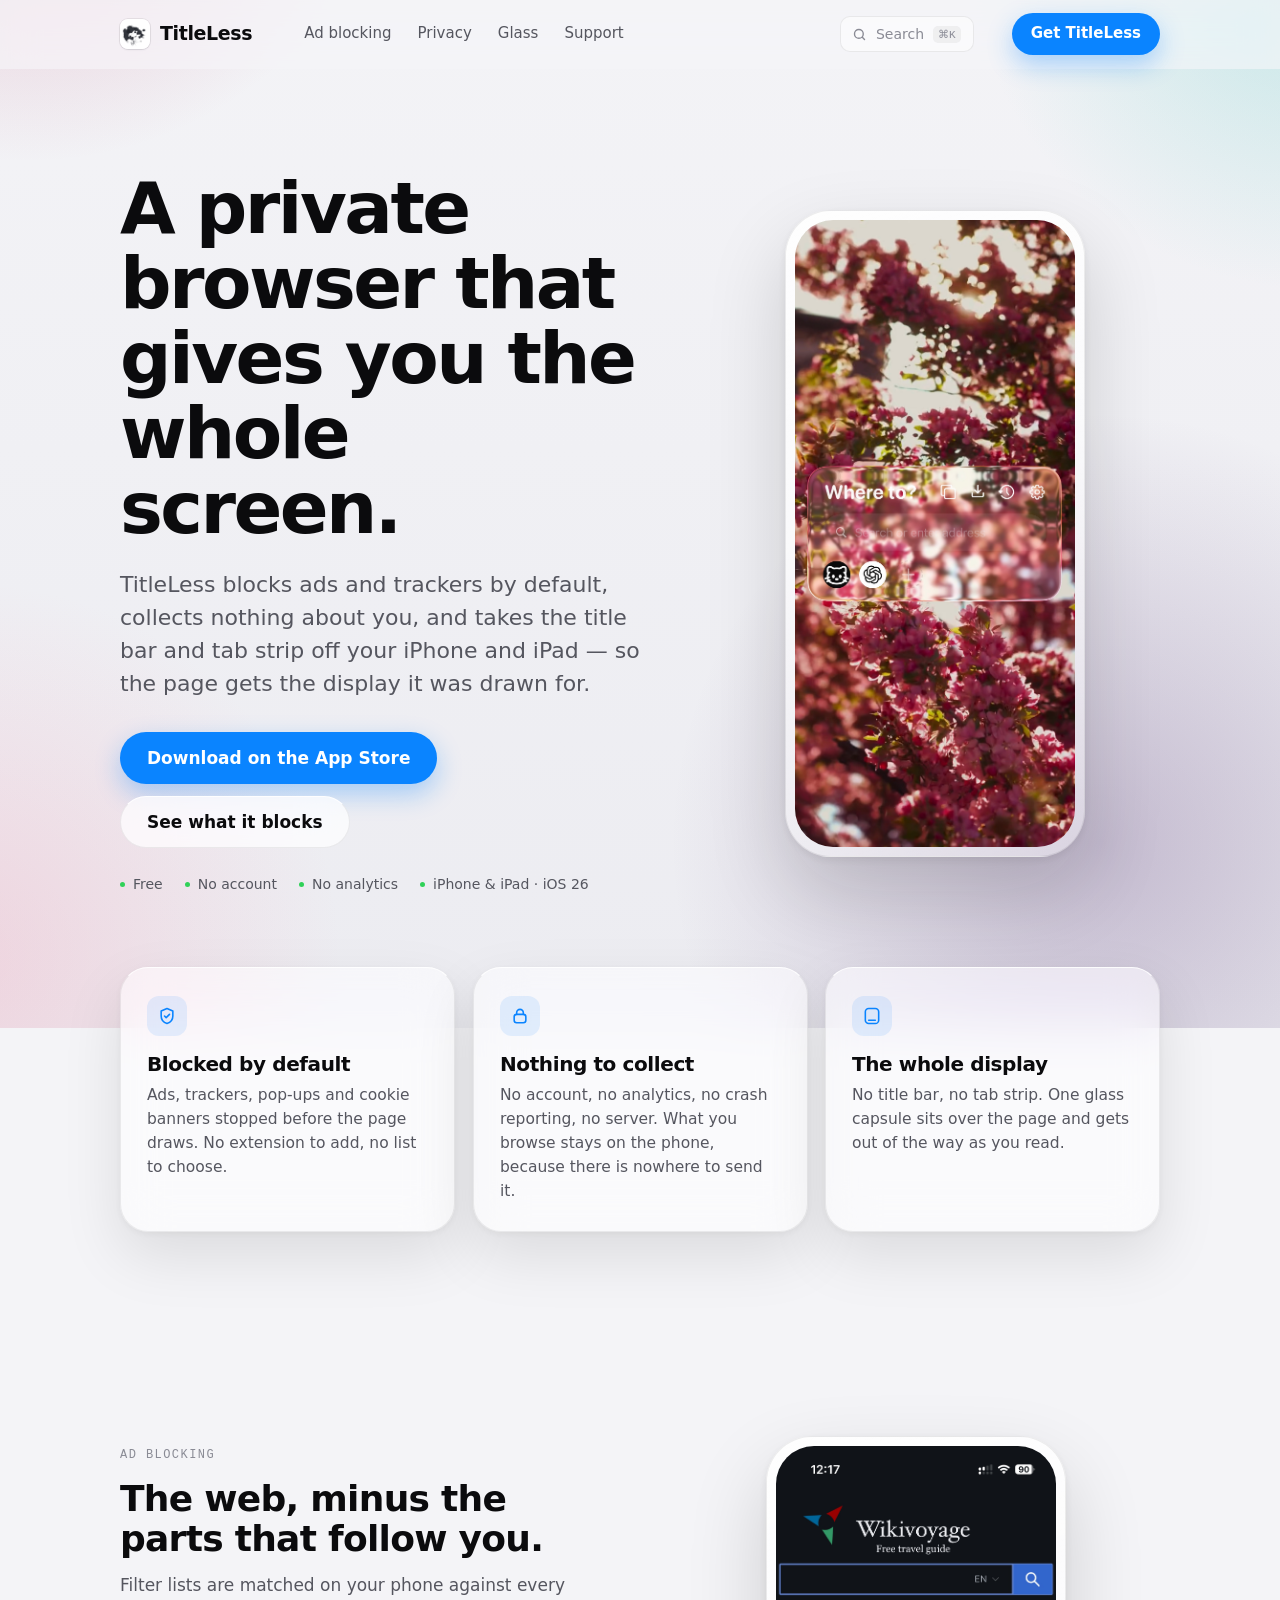
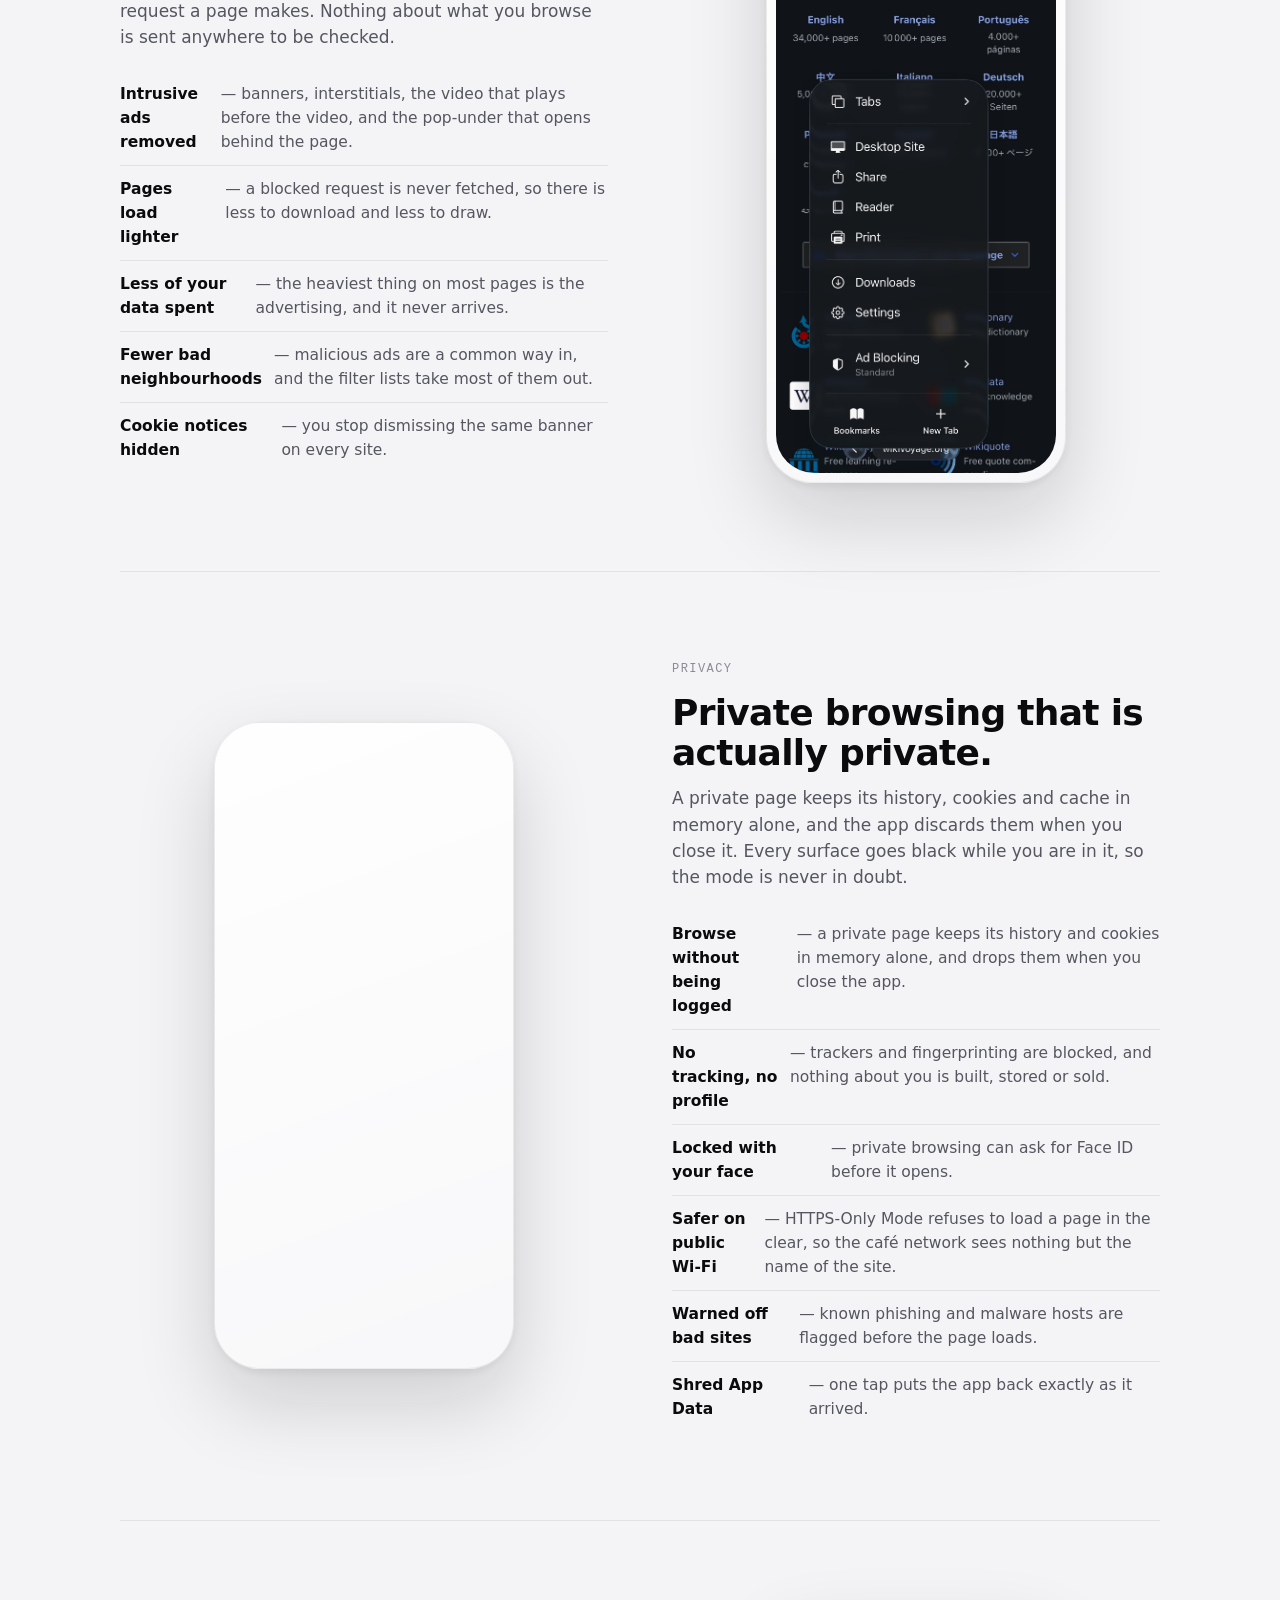
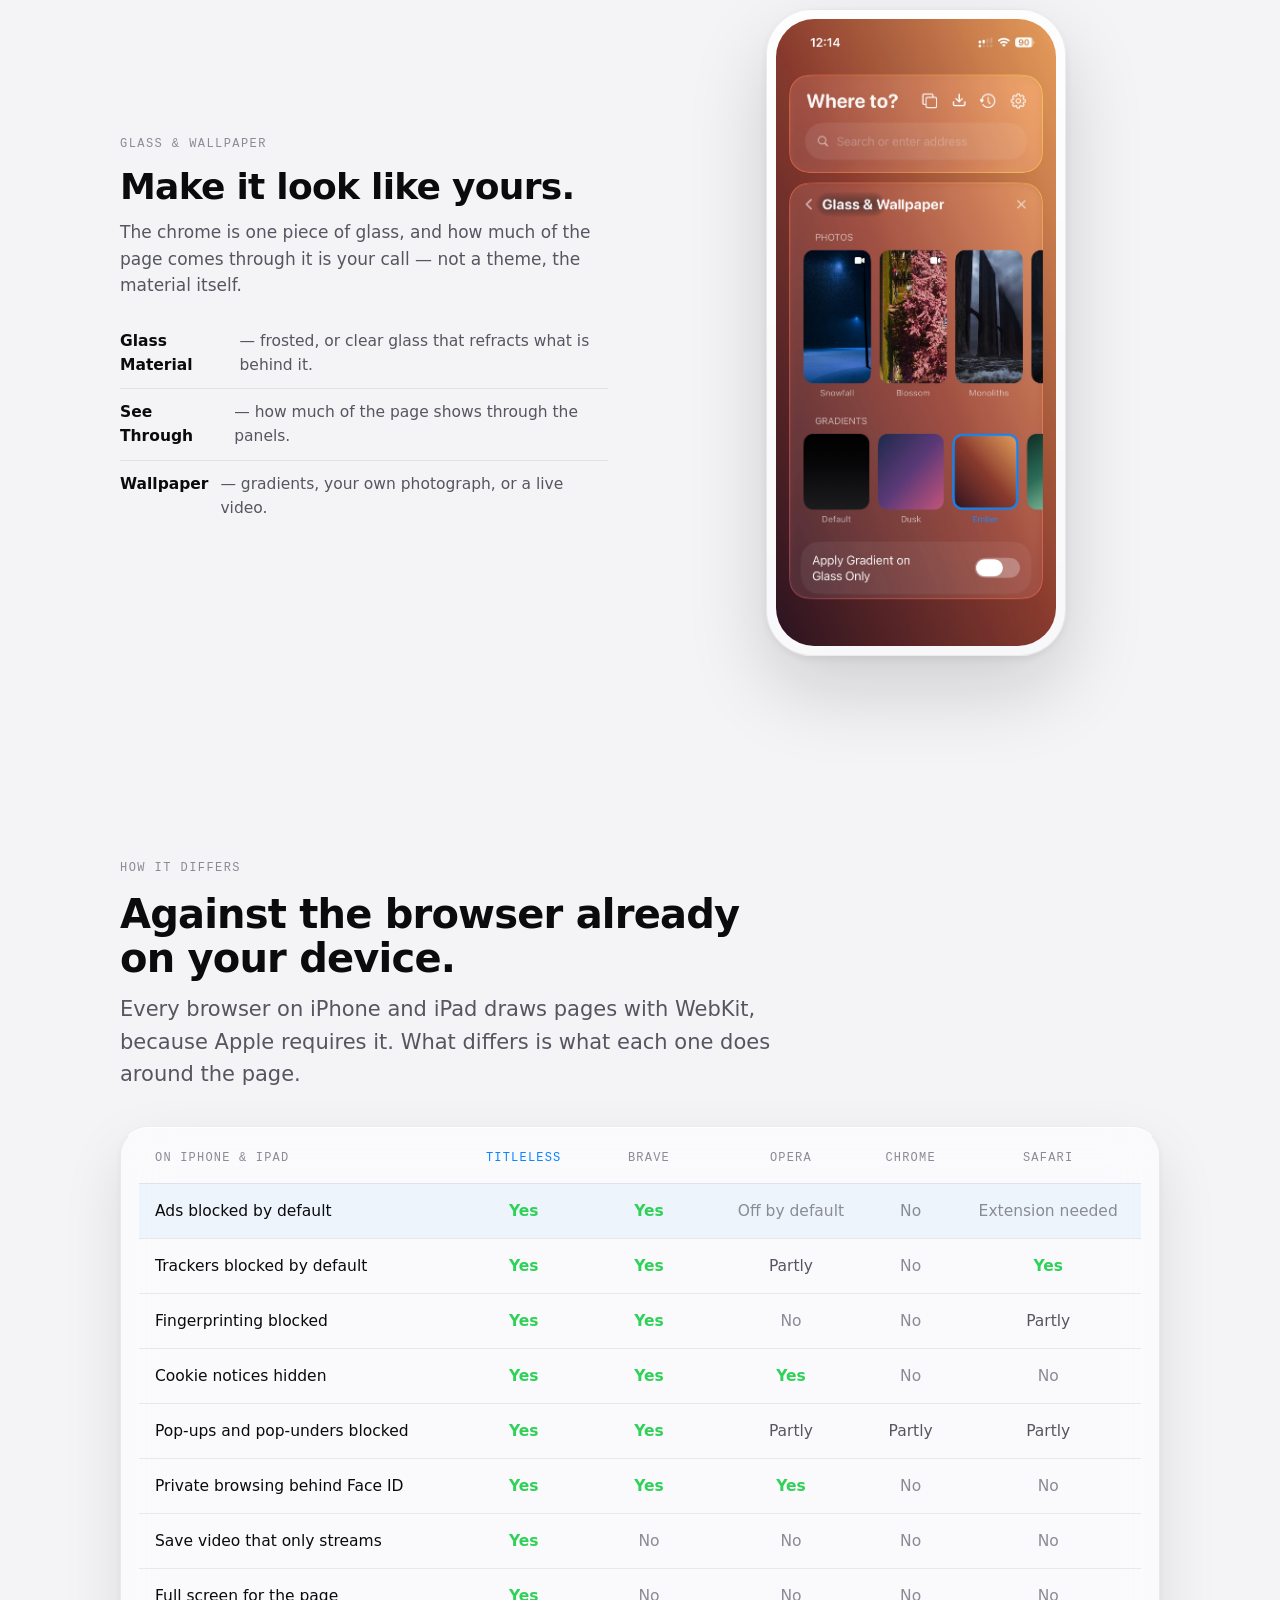
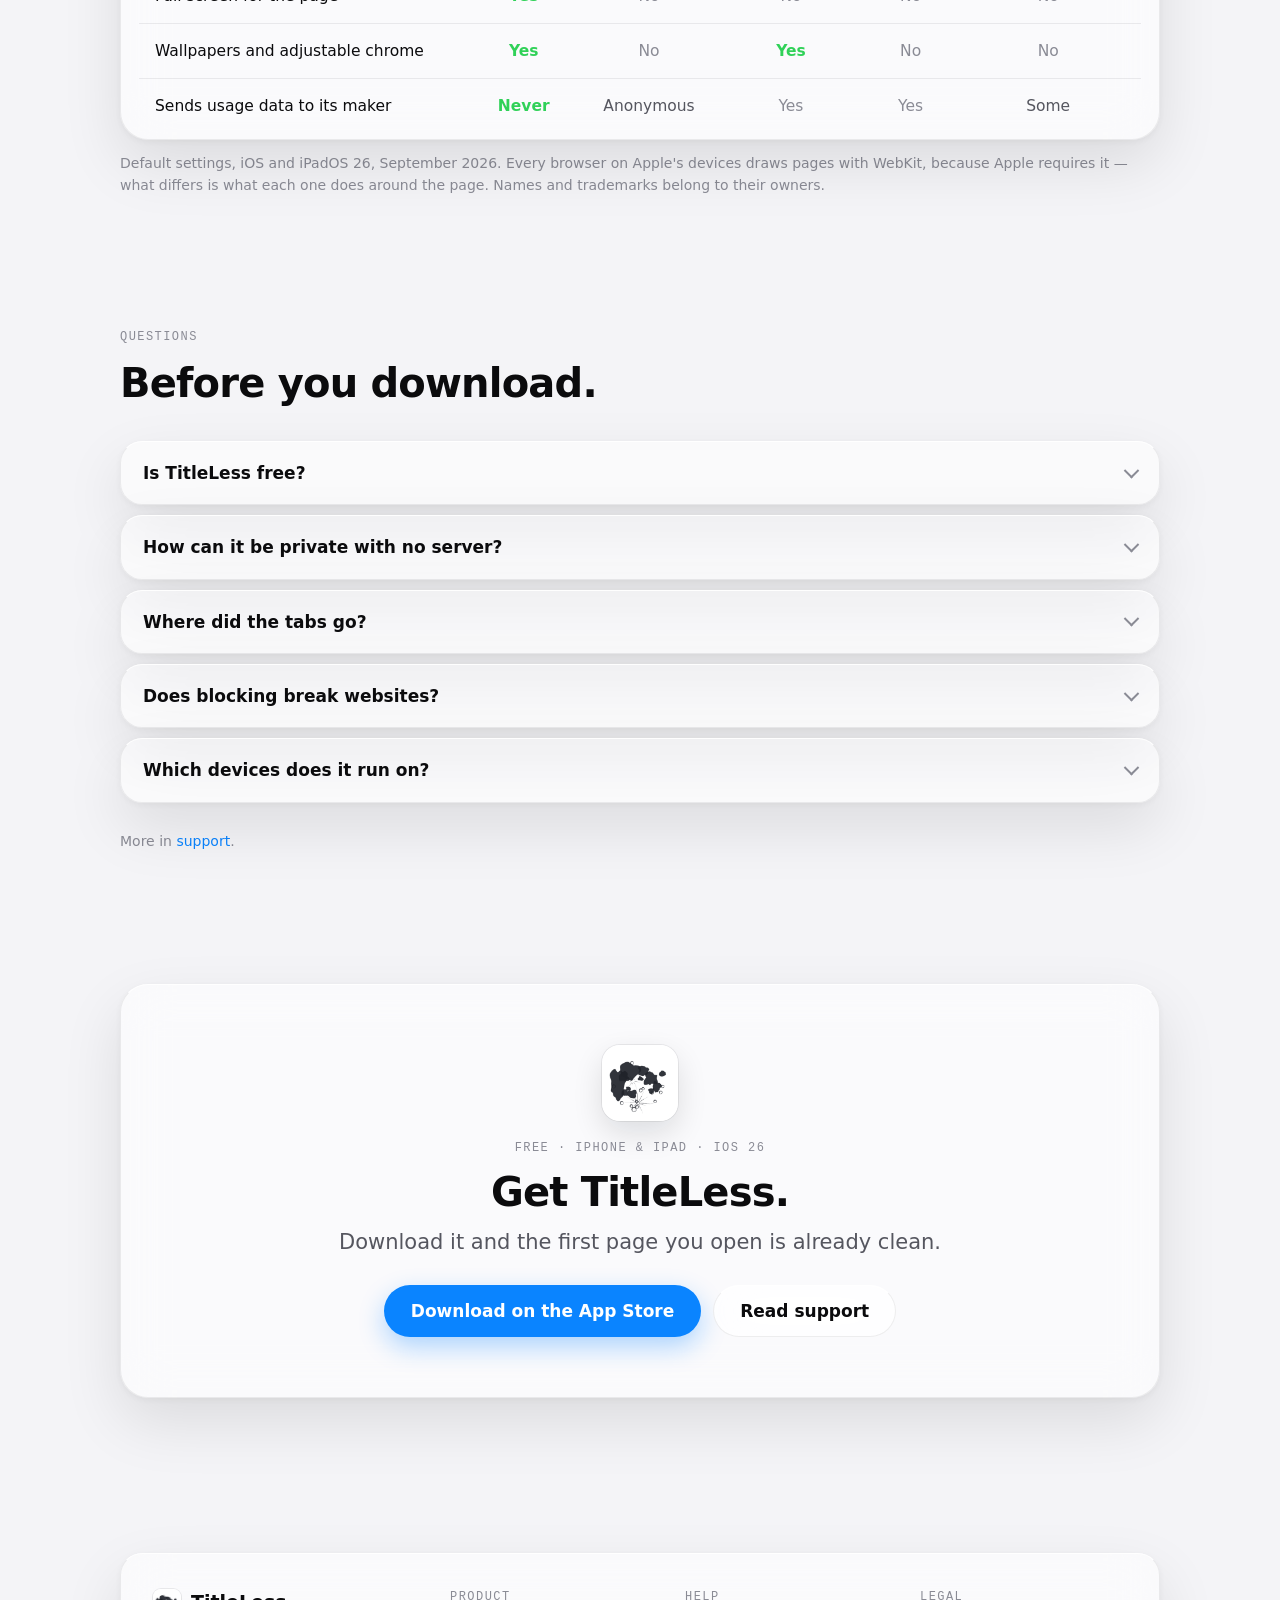
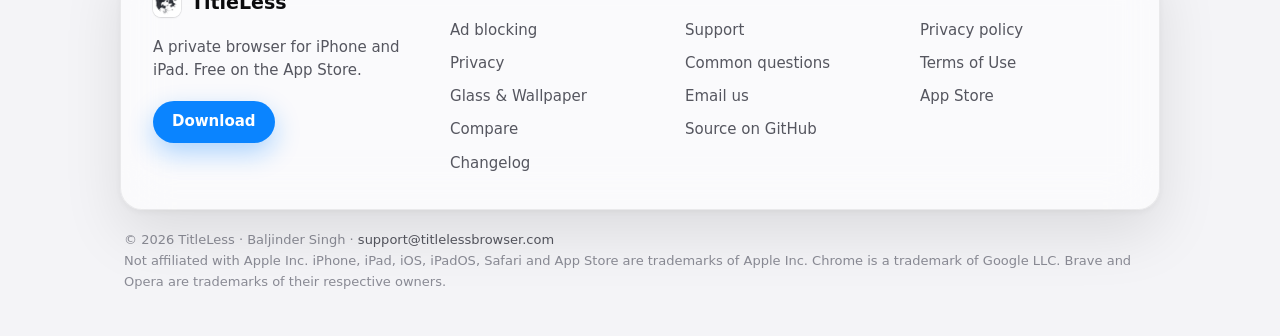
<file: index.html>
<!doctype html>
<html lang="en">
<head>
<meta charset="utf-8">
<meta name="viewport" content="width=device-width, initial-scale=1">
<title>TitleLess — the private browser for iPhone and iPad that blocks ads by default</title>
<meta name="description" content="TitleLess blocks ads and trackers by default, collects nothing, and hands the whole screen to the page. A private browser for iPhone and iPad, free on the App Store.">
<link rel="icon" type="image/png" sizes="64x64" href="/assets/favicon.png">
<link rel="apple-touch-icon" href="/assets/apple-touch-icon.png">
<link rel="stylesheet" href="/assets/site.css?v=d35aa165">
<link rel="canonical" href="https://titlelessbrowser.com/">
<meta property="og:type" content="website">
<meta property="og:site_name" content="TitleLess">
<meta property="og:url" content="https://titlelessbrowser.com/">
<meta property="og:title" content="TitleLess — the private browser for iPhone and iPad that blocks ads by default">
<meta property="og:description" content="Ads and trackers blocked by default. Nothing collected. The whole screen for the page.">
<meta property="og:image" content="https://titlelessbrowser.com/assets/og.png">
<meta name="twitter:card" content="summary_large_image">
</head>
<body>

<header class="masthead" id="masthead">
  <div class="wrap masthead__inner">
    <a class="brand" href="/"><img src="/assets/icon.png" alt=""> TitleLess</a>
    <nav aria-label="Primary">
      <a href="#blocking">Ad blocking</a>
      <a href="#privacy">Privacy</a>
      <a href="#glass">Glass</a>
      <a href="/support/">Support</a>
    </nav>
    <button class="search-btn" data-search-open aria-label="Search this site">
      <svg width="15" height="15" viewBox="0 0 24 24" fill="none" stroke="currentColor" stroke-width="2.2" stroke-linecap="round"><circle cx="11" cy="11" r="7"/><path d="M20 20l-3.5-3.5"/></svg>
      <span>Search</span><kbd>⌘K</kbd>
    </button>
    <a class="btn btn--primary btn--sm masthead__cta" href="https://apps.apple.com/us/app/titleless/id6802217433">Get TitleLess</a>
  </div>
</header>

<main>

  <!-- ------------------------------------------------------------- hero -->
  <section class="wrap hero" id="top">
    <div class="hero__grid">
      <div>
        <h1 class="hero__claim">A private browser that gives you the whole screen.</h1>
        <p class="hero__sub">TitleLess blocks ads and trackers by default, collects nothing
        about you, and takes the title bar and tab strip off your iPhone and iPad — so the page
        gets the display it was drawn for.</p>
        <div class="hero__cta">
          <a class="btn btn--primary" href="https://apps.apple.com/us/app/titleless/id6802217433">Download on the App Store</a>
          <a class="btn btn--ghost" href="#blocking">See what it blocks</a>
        </div>
        <ul class="hero__facts">
          <li>Free</li>
          <li>No account</li>
          <li>No analytics</li>
          <li>iPhone &amp; iPad · iOS 26</li>
        </ul>
      </div>
      <div class="hero__art">
        <div class="phone">
          <img width="1206" height="2622" src="/assets/shots/01-home-blossom.jpg"
            alt="TitleLess: a glass search panel over a full-screen wallpaper, with no title bar or tab strip.">
        </div>
      </div>
    </div>
  </section>

  <!-- ------------------------------------------------------------ props -->
  <section class="wrap section" id="why" style="padding-top: 0;">
    <div class="props">
      <article class="prop glass reveal" data-delay="0">
        <div class="ic" aria-hidden="true">
          <svg width="20" height="20" viewBox="0 0 24 24" fill="none" stroke="currentColor" stroke-width="1.9" stroke-linecap="round" stroke-linejoin="round"><path d="M12 3l7 3v6c0 4.4-3 7.8-7 9-4-1.2-7-4.6-7-9V6l7-3z"/><path d="M9 12l2 2 4-4"/></svg>
        </div>
        <h3>Blocked by default</h3>
        <p>Ads, trackers, pop-ups and cookie banners stopped before the page draws. No extension
        to add, no list to choose.</p>
      </article>
      <article class="prop glass reveal" data-delay="1">
        <div class="ic" aria-hidden="true">
          <svg width="20" height="20" viewBox="0 0 24 24" fill="none" stroke="currentColor" stroke-width="1.9" stroke-linecap="round" stroke-linejoin="round"><rect x="5" y="10" width="14" height="10" rx="3"/><path d="M8 10V8a4 4 0 018 0v2"/></svg>
        </div>
        <h3>Nothing to collect</h3>
        <p>No account, no analytics, no crash reporting, no server. What you browse stays on the
        phone, because there is nowhere to send it.</p>
      </article>
      <article class="prop glass reveal" data-delay="2">
        <div class="ic" aria-hidden="true">
          <svg width="20" height="20" viewBox="0 0 24 24" fill="none" stroke="currentColor" stroke-width="1.9" stroke-linecap="round" stroke-linejoin="round"><rect x="4" y="3" width="16" height="18" rx="4"/><path d="M8 17h8"/></svg>
        </div>
        <h3>The whole display</h3>
        <p>No title bar, no tab strip. One glass capsule sits over the page and gets out of the
        way as you read.</p>
      </article>
    </div>
  </section>

  <!-- --------------------------------------------------- feature blocks -->
  <section class="wrap">
    <div class="feature reveal" id="blocking">
      <div class="feature__text">
        <span class="label">Ad blocking</span>
        <h2>The web, minus the parts that follow you.</h2>
        <p>Filter lists are matched on your phone against every request a page makes. Nothing
        about what you browse is sent anywhere to be checked.</p>
        <ul class="feature__list">
          <li><b>Intrusive ads removed</b> — banners, interstitials, the video that plays before
          the video, and the pop-under that opens behind the page.</li>
          <li><b>Pages load lighter</b> — a blocked request is never fetched, so there is less
          to download and less to draw.</li>
          <li><b>Less of your data spent</b> — the heaviest thing on most pages is the
          advertising, and it never arrives.</li>
          <li><b>Fewer bad neighbourhoods</b> — malicious ads are a common way in, and the
          filter lists take most of them out.</li>
          <li><b>Cookie notices hidden</b> — you stop dismissing the same banner on every site.</li>
        </ul>
      </div>
      <div class="feature__art">
        <div class="phone">
          <img width="1206" height="2622" loading="lazy" decoding="async"
            src="/assets/shots/06-menu-dark.jpg"
            alt="The TitleLess menu over a page, with ad blocking set to Standard.">
        </div>
      </div>
    </div>

    <div class="feature feature--flip reveal" id="privacy">
      <div class="feature__text">
        <span class="label">Privacy</span>
        <h2>Private browsing that is actually private.</h2>
        <p>A private page keeps its history, cookies and cache in memory alone, and the app
        discards them when you close it. Every surface goes black while you are in it, so the
        mode is never in doubt.</p>
        <ul class="feature__list">
          <li><b>Browse without being logged</b> — a private page keeps its history and cookies
          in memory alone, and drops them when you close the app.</li>
          <li><b>No tracking, no profile</b> — trackers and fingerprinting are blocked, and
          nothing about you is built, stored or sold.</li>
          <li><b>Locked with your face</b> — private browsing can ask for Face ID before it
          opens.</li>
          <li><b>Safer on public Wi-Fi</b> — HTTPS-Only Mode refuses to load a page in the
          clear, so the café network sees nothing but the name of the site.</li>
          <li><b>Warned off bad sites</b> — known phishing and malware hosts are flagged before
          the page loads.</li>
          <li><b>Shred App Data</b> — one tap puts the app back exactly as it arrived.</li>
        </ul>
      </div>
      <div class="feature__art">
        <div class="phone">
          <img width="1206" height="2622" loading="lazy" decoding="async"
            src="/assets/shots/05-private.png"
            alt="Private browsing in TitleLess: every surface black, nothing kept.">
        </div>
      </div>
    </div>

    <div class="feature reveal" id="glass">
      <div class="feature__text">
        <span class="label">Glass &amp; Wallpaper</span>
        <h2>Make it look like yours.</h2>
        <p>The chrome is one piece of glass, and how much of the page comes through it is your
        call — not a theme, the material itself.</p>
        <ul class="feature__list">
          <li><b>Glass Material</b> — frosted, or clear glass that refracts what is behind it.</li>
          <li><b>See Through</b> — how much of the page shows through the panels.</li>
          <li><b>Wallpaper</b> — gradients, your own photograph, or a live video.</li>
        </ul>
      </div>
      <div class="feature__art">
        <div class="phone">
          <img width="1206" height="2622" loading="lazy" decoding="async"
            src="/assets/shots/03-glass-wallpaper.jpg"
            alt="The Glass and Wallpaper screen in TitleLess, with video wallpapers and gradient presets.">
        </div>
      </div>
    </div>
  </section>

  <!-- ---------------------------------------------------------- compare -->
  <section class="wrap section" id="compare">
    <div class="section__head reveal">
      <span class="label">How it differs</span>
      <h2>Against the browser already on your device.</h2>
      <p class="lead">Every browser on iPhone and iPad draws pages with WebKit, because Apple
      requires it. What differs is what each one does around the page.</p>
    </div>

    <div class="glass card reveal compare-wrap" style="padding: 6px 18px;">
      <table class="compare">
        <thead>
          <tr>
            <th scope="col">On iPhone &amp; iPad</th>
            <th scope="col">TitleLess</th>
            <th scope="col">Brave</th>
            <th scope="col">Opera</th>
            <th scope="col">Chrome</th>
            <th scope="col">Safari</th>
          </tr>
        </thead>
        <tbody>
          <tr class="compare__own"><td>Ads blocked by default</td><td class="yes">Yes</td><td class="yes">Yes</td><td class="no">Off by default</td><td class="no">No</td><td class="no">Extension needed</td></tr>
          <tr><td>Trackers blocked by default</td><td class="yes">Yes</td><td class="yes">Yes</td><td class="mid">Partly</td><td class="no">No</td><td class="yes">Yes</td></tr>
          <tr><td>Fingerprinting blocked</td><td class="yes">Yes</td><td class="yes">Yes</td><td class="no">No</td><td class="no">No</td><td class="mid">Partly</td></tr>
          <tr><td>Cookie notices hidden</td><td class="yes">Yes</td><td class="yes">Yes</td><td class="yes">Yes</td><td class="no">No</td><td class="no">No</td></tr>
          <tr><td>Pop-ups and pop-unders blocked</td><td class="yes">Yes</td><td class="yes">Yes</td><td class="mid">Partly</td><td class="mid">Partly</td><td class="mid">Partly</td></tr>
          <tr><td>Private browsing behind Face ID</td><td class="yes">Yes</td><td class="yes">Yes</td><td class="yes">Yes</td><td class="no">No</td><td class="no">No</td></tr>
          <tr><td>Save video that only streams</td><td class="yes">Yes</td><td class="no">No</td><td class="no">No</td><td class="no">No</td><td class="no">No</td></tr>
          <tr><td>Full screen for the page</td><td class="yes">Yes</td><td class="no">No</td><td class="no">No</td><td class="no">No</td><td class="no">No</td></tr>
          <tr><td>Wallpapers and adjustable chrome</td><td class="yes">Yes</td><td class="no">No</td><td class="yes">Yes</td><td class="no">No</td><td class="no">No</td></tr>
          <tr><td>Sends usage data to its maker</td><td class="yes">Never</td><td class="mid">Anonymous</td><td class="no">Yes</td><td class="no">Yes</td><td class="mid">Some</td></tr>
        </tbody>
      </table>
    </div>
    <p class="meta" style="margin-top: 14px;">Default settings, iOS and iPadOS 26, September 2026. Every
    browser on Apple's devices draws pages with WebKit, because Apple requires it — what differs
    is what each one does around the page. Names and trademarks belong to their owners.</p>
  </section>

  <!-- -------------------------------------------------------------- FAQ -->
  <section class="wrap section" id="faq" style="padding-top: 0;">
    <div class="section__head reveal">
      <span class="label">Questions</span>
      <h2>Before you download.</h2>
    </div>
    <div class="faq reveal">
      <div class="faq__group">
        <details class="faq__item"><summary>Is TitleLess free?</summary>
          <div class="faq__answer"><p>Yes. No purchase, no subscription, no account, and no ads of our own.</p></div></details>
        <details class="faq__item"><summary>How can it be private with no server?</summary>
          <div class="faq__answer"><p>That is why it is. Blocking happens on your phone, your history stays in the app, and there is no account to attach it to. The <a href="/privacy/">privacy policy</a> lists every request the app makes.</p></div></details>
        <details class="faq__item"><summary>Where did the tabs go?</summary>
          <div class="faq__answer"><p>Tap the address capsule and the panel opens, with your open
          pages on it alongside favourites, history and downloads. The <b>⋯</b> menu has Tabs on
          it too. They are off the screen, not off the phone — the top of the display belongs to
          the page.</p></div></details>
        <details class="faq__item"><summary>Does blocking break websites?</summary>
          <div class="faq__answer"><p>Occasionally a rule is too keen. Open Settings and turn
          <b>Block Ads &amp; Trackers</b> down, then <a href="mailto:support@titlelessbrowser.com">send
          us the address</a> so it can be fixed for everybody.</p></div></details>
        <details class="faq__item"><summary>Which devices does it run on?</summary>
          <div class="faq__answer"><p>Any iPhone on iOS 26, and any iPad on iPadOS 26 — one download covers both. Version 1.0 remains available from iOS 18.</p></div></details>
      </div>
    </div>
    <p class="meta" style="margin-top: 18px;">More in <a href="/support/">support</a>.</p>
  </section>

  <!-- -------------------------------------------------------------- CTA -->
  <section class="wrap section" id="get" style="padding-top: 0;">
    <div class="closer glass reveal">
      <img class="closer__icon" src="/assets/icon.png" width="76" height="76" alt="">
      <span class="label">Free · iPhone &amp; iPad · iOS 26</span>
      <h2>Get TitleLess.</h2>
      <p class="lead">Download it and the first page you open is already clean.</p>
      <div class="closer__cta">
        <a class="btn btn--primary" href="https://apps.apple.com/us/app/titleless/id6802217433">Download on the App Store</a>
        <a class="btn btn--ghost" href="/support/">Read support</a>
      </div>
    </div>
  </section>

</main>

<div class="search" id="search" hidden role="dialog" aria-modal="true" aria-label="Search">
  <div class="search__panel">
    <div class="search__field">
      <svg width="18" height="18" viewBox="0 0 24 24" fill="none" stroke="currentColor" stroke-width="2.2" stroke-linecap="round"><circle cx="11" cy="11" r="7"/><path d="M20 20l-3.5-3.5"/></svg>
      <input class="search__input" type="search" placeholder="Search the site — downloads, privacy, glass…" aria-label="Search">
      <button class="search__close" data-search-close>ESC</button>
    </div>
    <div class="search__results" role="listbox"></div>
  </div>
</div>

<footer class="footer">
  <div class="wrap">
    <div class="footer__inner glass glass--panel">
      <div class="footer__brand">
        <a class="footer__mark" href="/"><img src="/assets/icon.png" alt=""> TitleLess</a>
        <p>A private browser for iPhone and iPad. Free on the App Store.</p>
        <a class="btn btn--primary btn--sm" href="https://apps.apple.com/us/app/titleless/id6802217433">Download</a>
      </div>

      <nav class="footer__col" aria-label="Product">
        <span class="label">Product</span>
        <a href="/#blocking">Ad blocking</a>
        <a href="/#privacy">Privacy</a>
        <a href="/#glass">Glass &amp; Wallpaper</a>
        <a href="/#compare">Compare</a>
        <a href="/changelog/">Changelog</a>
      </nav>

      <nav class="footer__col" aria-label="Help">
        <span class="label">Help</span>
        <a href="/support/">Support</a>
        <a href="/support/#questions">Common questions</a>
        <a href="mailto:support@titlelessbrowser.com">Email us</a>
        <a href="https://github.com/supporttitleless-dev/Titleless">Source on GitHub</a>
      </nav>

      <nav class="footer__col" aria-label="Legal">
        <span class="label">Legal</span>
        <a href="/privacy/">Privacy policy</a>
        <a href="/terms/">Terms of Use</a>
        <a href="https://apps.apple.com/us/app/titleless/id6802217433">App Store</a>
      </nav>
    </div>

    <p class="footer__legal">© <span id="year">2026</span> TitleLess · Baljinder Singh ·
    <a href="mailto:support@titlelessbrowser.com">support@titlelessbrowser.com</a><br>
    Not affiliated with Apple Inc. iPhone, iPad, iOS, iPadOS, Safari and App Store are trademarks
    of Apple Inc. Chrome is a trademark of Google LLC. Brave and Opera are trademarks of their
    respective owners.</p>
  </div>
</footer>

<script>document.getElementById('year').textContent = new Date().getFullYear();</script>
<script src="/assets/site.js?v=ab9f11c2" defer></script>
</body>
</html>
</file>
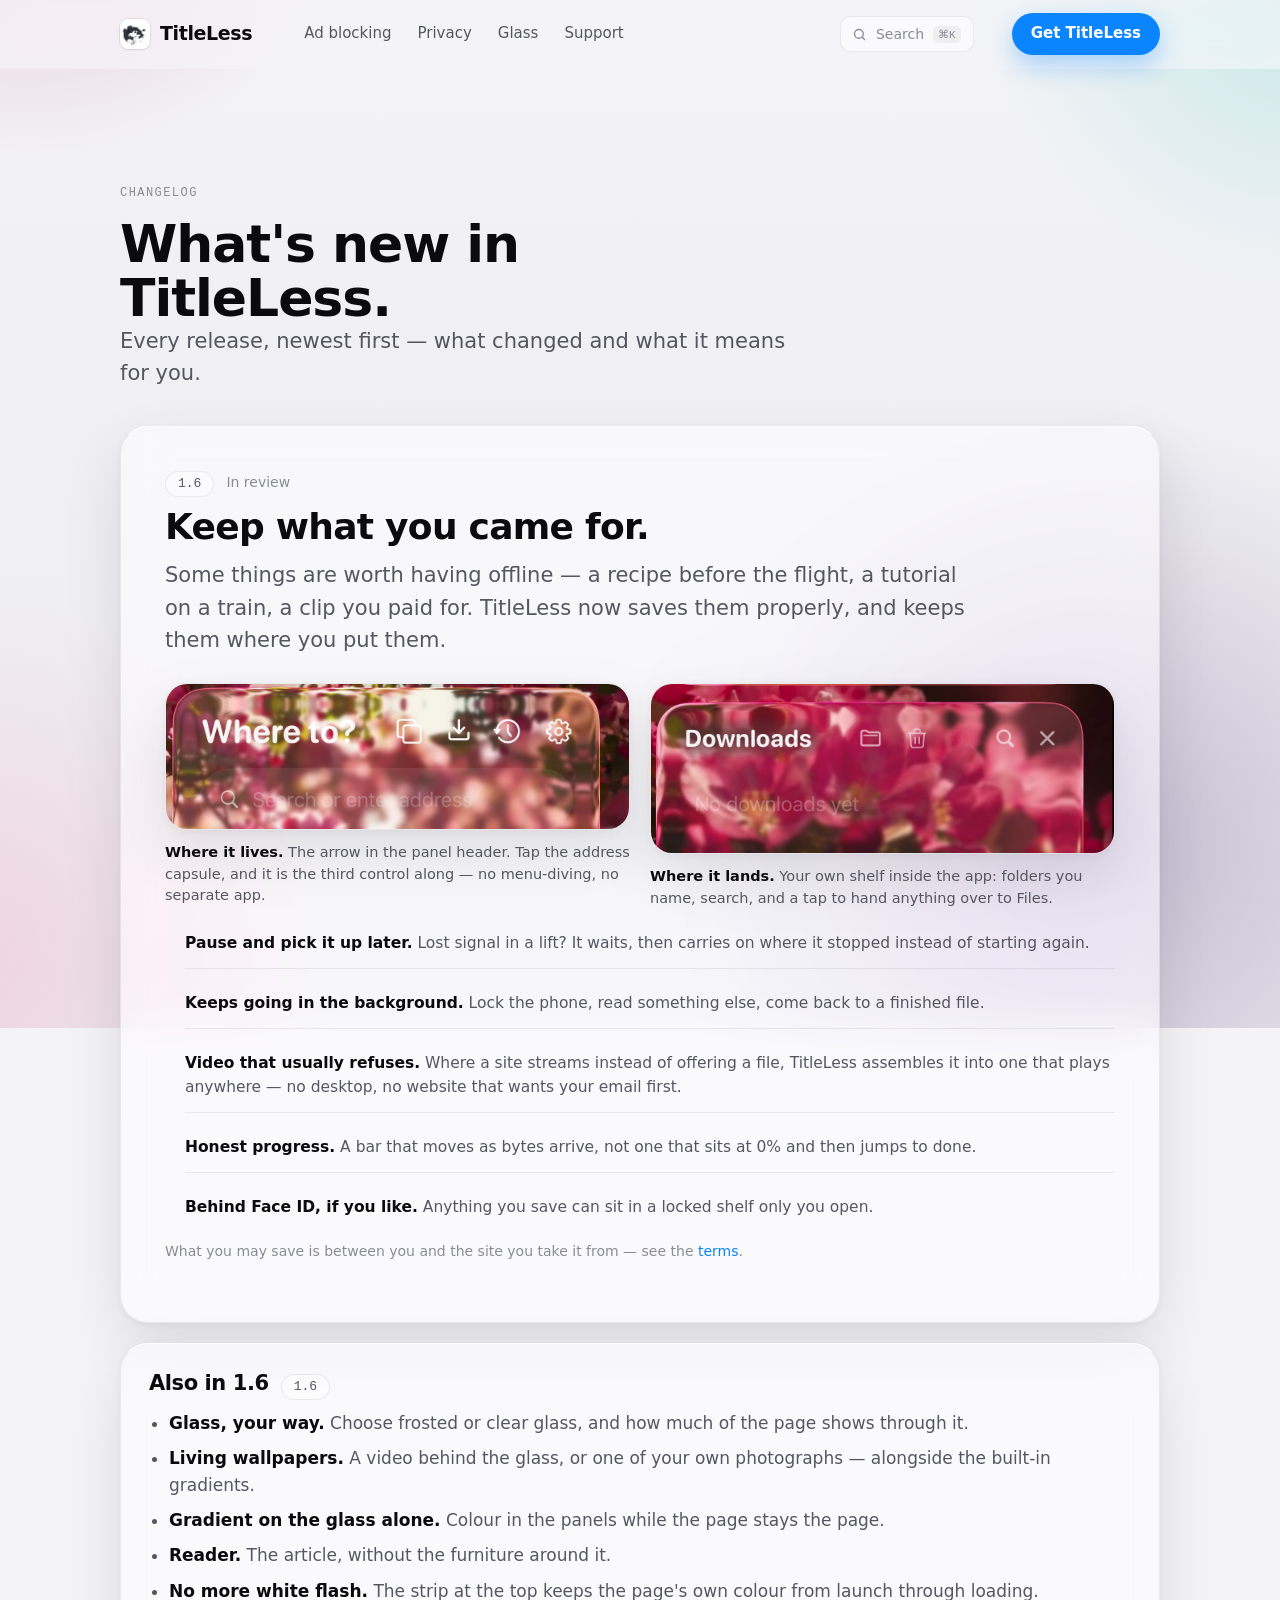
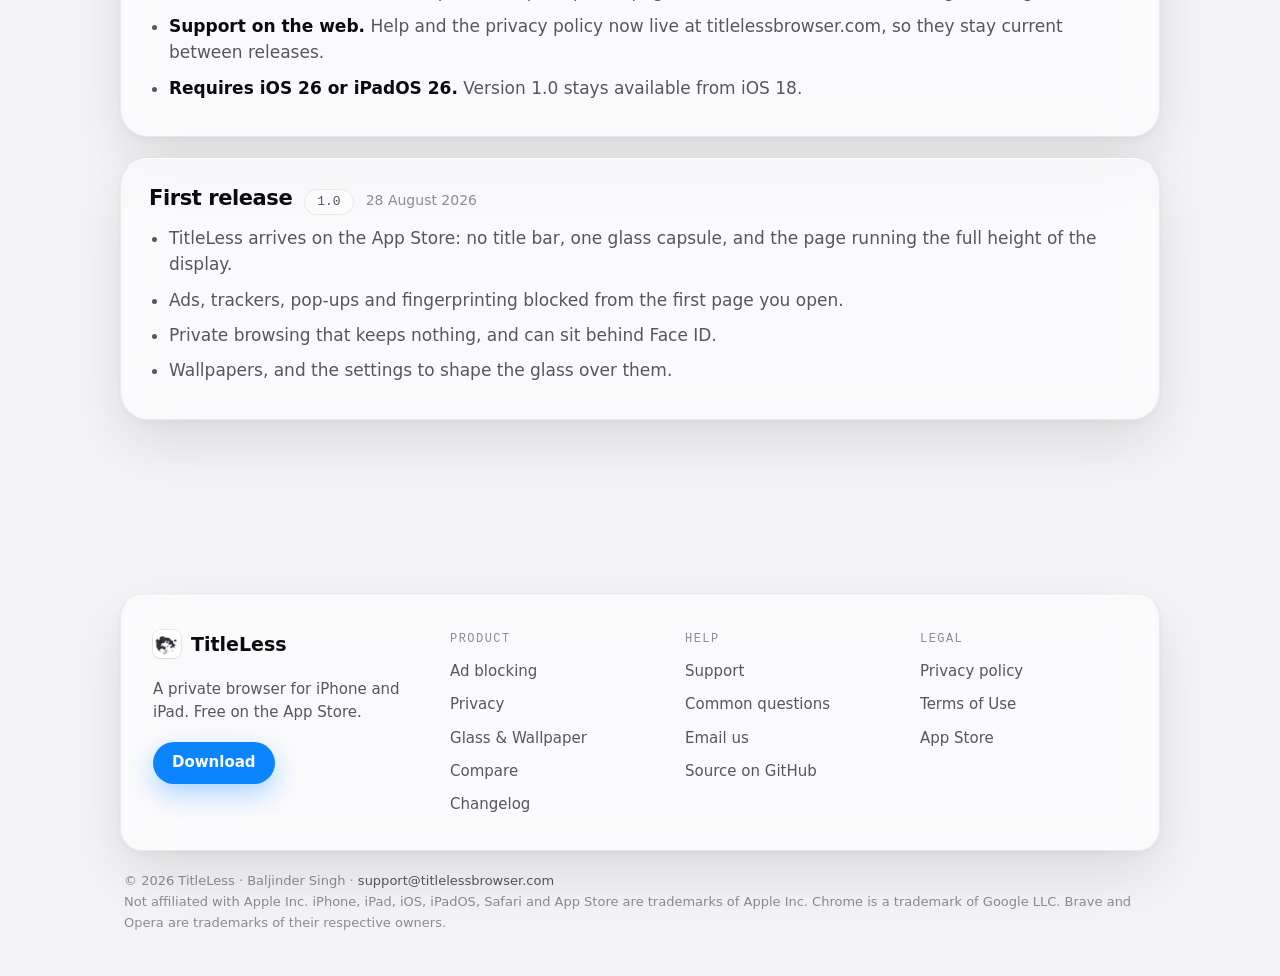
<file: changelog/index.html>
<!doctype html>
<html lang="en">
<head>
<meta charset="utf-8">
<meta name="viewport" content="width=device-width, initial-scale=1">
<title>Changelog — TitleLess</title>
<meta name="description" content="What changed in each release of TitleLess.">
<link rel="icon" type="image/png" sizes="64x64" href="/assets/favicon.png">
<link rel="apple-touch-icon" href="/assets/apple-touch-icon.png">
<link rel="stylesheet" href="/assets/site.css?v=d35aa165">
<link rel="canonical" href="https://titlelessbrowser.com/changelog/">
<meta property="og:type" content="website">
<meta property="og:site_name" content="TitleLess">
<meta property="og:url" content="https://titlelessbrowser.com/changelog/">
<meta property="og:title" content="Changelog — TitleLess">
<meta property="og:description" content="What changed in each release of TitleLess.">
<meta property="og:image" content="https://titlelessbrowser.com/assets/og.png">
<meta name="twitter:card" content="summary_large_image">
</head>
<body>

<header class="masthead" id="masthead">
  <div class="wrap masthead__inner">
    <a class="brand" href="/"><img src="/assets/icon.png" alt=""> TitleLess</a>
    <nav aria-label="Primary">
      <a href="/#blocking">Ad blocking</a>
      <a href="/#privacy">Privacy</a>
      <a href="/#glass">Glass</a>
      <a href="/support/">Support</a>
    </nav>
    <button class="search-btn" data-search-open aria-label="Search this site">
      <svg width="15" height="15" viewBox="0 0 24 24" fill="none" stroke="currentColor" stroke-width="2.2" stroke-linecap="round"><circle cx="11" cy="11" r="7"/><path d="M20 20l-3.5-3.5"/></svg>
      <span>Search</span><kbd>⌘K</kbd>
    </button>
    <a class="btn btn--primary btn--sm masthead__cta" href="https://apps.apple.com/us/app/titleless/id6802217433">Get TitleLess</a>
  </div>
</header>

<main class="wrap section">
  <div class="section__head reveal">
    <span class="label">Changelog</span>
    <h1 style="font-size: clamp(34px, 5vw, 52px);">What's new in TitleLess.</h1>
    <p class="lead">Every release, newest first — what changed and what it means for you.</p>
  </div>

  <!-- ------------------------------------------------------- 1.6 feature -->
  <article class="release release--feature glass reveal">
    <div class="release__head">
      <span class="tag">1.6</span>
      <span class="meta">In review</span>
    </div>
    <h2>Keep what you came for.</h2>
    <p class="lead">Some things are worth having offline — a recipe before the flight, a
    tutorial on a train, a clip you paid for. TitleLess now saves them properly, and keeps them
    where you put them.</p>

    <div class="release__figure">
      <figure>
        <img src="/assets/shots/close-download-icon.jpg" width="1150" height="360"
          loading="lazy" decoding="async"
          alt="Close-up of the TitleLess panel header, with the download arrow beside the pages, history and settings icons.">
        <figcaption><b>Where it lives.</b> The arrow in the panel header. Tap the address
        capsule, and it is the third control along — no menu-diving, no separate app.</figcaption>
      </figure>
      <figure>
        <img src="/assets/shots/close-downloads.jpg" width="1150" height="420"
          loading="lazy" decoding="async"
          alt="Close-up of the Downloads panel header, with folder, delete and search controls.">
        <figcaption><b>Where it lands.</b> Your own shelf inside the app: folders you name,
        search, and a tap to hand anything over to Files.</figcaption>
      </figure>
    </div>

    <ul class="release__points">
      <li><b>Pause and pick it up later.</b> Lost signal in a lift? It waits, then carries on
      where it stopped instead of starting again.</li>
      <li><b>Keeps going in the background.</b> Lock the phone, read something else, come back
      to a finished file.</li>
      <li><b>Video that usually refuses.</b> Where a site streams instead of offering a file,
      TitleLess assembles it into one that plays anywhere — no desktop, no website that wants
      your email first.</li>
      <li><b>Honest progress.</b> A bar that moves as bytes arrive, not one that sits at 0% and
      then jumps to done.</li>
      <li><b>Behind Face ID, if you like.</b> Anything you save can sit in a locked shelf only
      you open.</li>
    </ul>
    <p class="meta">What you may save is between you and the site you take it from — see the
    <a href="/terms/">terms</a>.</p>
  </article>

  <!-- ------------------------------------------------------- 1.6 the rest -->
  <article class="release glass reveal">
    <div class="release__head">
      <h3 style="margin: 0">Also in 1.6</h3>
      <span class="tag">1.6</span>
    </div>
    <ul>
      <li><b>Glass, your way.</b> Choose frosted or clear glass, and how much of the page shows
      through it.</li>
      <li><b>Living wallpapers.</b> A video behind the glass, or one of your own photographs —
      alongside the built-in gradients.</li>
      <li><b>Gradient on the glass alone.</b> Colour in the panels while the page stays the
      page.</li>
      <li><b>Reader.</b> The article, without the furniture around it.</li>
      <li><b>No more white flash.</b> The strip at the top keeps the page's own colour from
      launch through loading.</li>
      <li><b>Support on the web.</b> Help and the privacy policy now live at
      titlelessbrowser.com, so they stay current between releases.</li>
      <li><b>Requires iOS 26 or iPadOS 26.</b> Version 1.0 stays available from iOS 18.</li>
    </ul>
  </article>

  <!-- ------------------------------------------------------------ 1.0 -->
  <article class="release glass reveal">
    <div class="release__head">
      <h3 style="margin: 0">First release</h3>
      <span class="tag">1.0</span>
      <span class="meta">28 August 2026</span>
    </div>
    <ul>
      <li>TitleLess arrives on the App Store: no title bar, one glass capsule, and the page
      running the full height of the display.</li>
      <li>Ads, trackers, pop-ups and fingerprinting blocked from the first page you open.</li>
      <li>Private browsing that keeps nothing, and can sit behind Face ID.</li>
      <li>Wallpapers, and the settings to shape the glass over them.</li>
    </ul>
  </article>
</main>

<div class="search" id="search" hidden role="dialog" aria-modal="true" aria-label="Search">
  <div class="search__panel">
    <div class="search__field">
      <svg width="18" height="18" viewBox="0 0 24 24" fill="none" stroke="currentColor" stroke-width="2.2" stroke-linecap="round"><circle cx="11" cy="11" r="7"/><path d="M20 20l-3.5-3.5"/></svg>
      <input class="search__input" type="search" placeholder="Search the site — downloads, privacy, glass…" aria-label="Search">
      <button class="search__close" data-search-close>ESC</button>
    </div>
    <div class="search__results" role="listbox"></div>
  </div>
</div>

<footer class="footer">
  <div class="wrap">
    <div class="footer__inner glass glass--panel">
      <div class="footer__brand">
        <a class="footer__mark" href="/"><img src="/assets/icon.png" alt=""> TitleLess</a>
        <p>A private browser for iPhone and iPad. Free on the App Store.</p>
        <a class="btn btn--primary btn--sm" href="https://apps.apple.com/us/app/titleless/id6802217433">Download</a>
      </div>

      <nav class="footer__col" aria-label="Product">
        <span class="label">Product</span>
        <a href="/#blocking">Ad blocking</a>
        <a href="/#privacy">Privacy</a>
        <a href="/#glass">Glass &amp; Wallpaper</a>
        <a href="/#compare">Compare</a>
        <a href="/changelog/">Changelog</a>
      </nav>

      <nav class="footer__col" aria-label="Help">
        <span class="label">Help</span>
        <a href="/support/">Support</a>
        <a href="/support/#questions">Common questions</a>
        <a href="mailto:support@titlelessbrowser.com">Email us</a>
        <a href="https://github.com/supporttitleless-dev/Titleless">Source on GitHub</a>
      </nav>

      <nav class="footer__col" aria-label="Legal">
        <span class="label">Legal</span>
        <a href="/privacy/">Privacy policy</a>
        <a href="/terms/">Terms of Use</a>
        <a href="https://apps.apple.com/us/app/titleless/id6802217433">App Store</a>
      </nav>
    </div>

    <p class="footer__legal">© <span id="year">2026</span> TitleLess · Baljinder Singh ·
    <a href="mailto:support@titlelessbrowser.com">support@titlelessbrowser.com</a><br>
    Not affiliated with Apple Inc. iPhone, iPad, iOS, iPadOS, Safari and App Store are trademarks
    of Apple Inc. Chrome is a trademark of Google LLC. Brave and Opera are trademarks of their
    respective owners.</p>
  </div>
</footer>

<script>document.getElementById('year').textContent = new Date().getFullYear();</script>
<script src="/assets/site.js?v=ab9f11c2" defer></script>
</body>
</html>
</file>
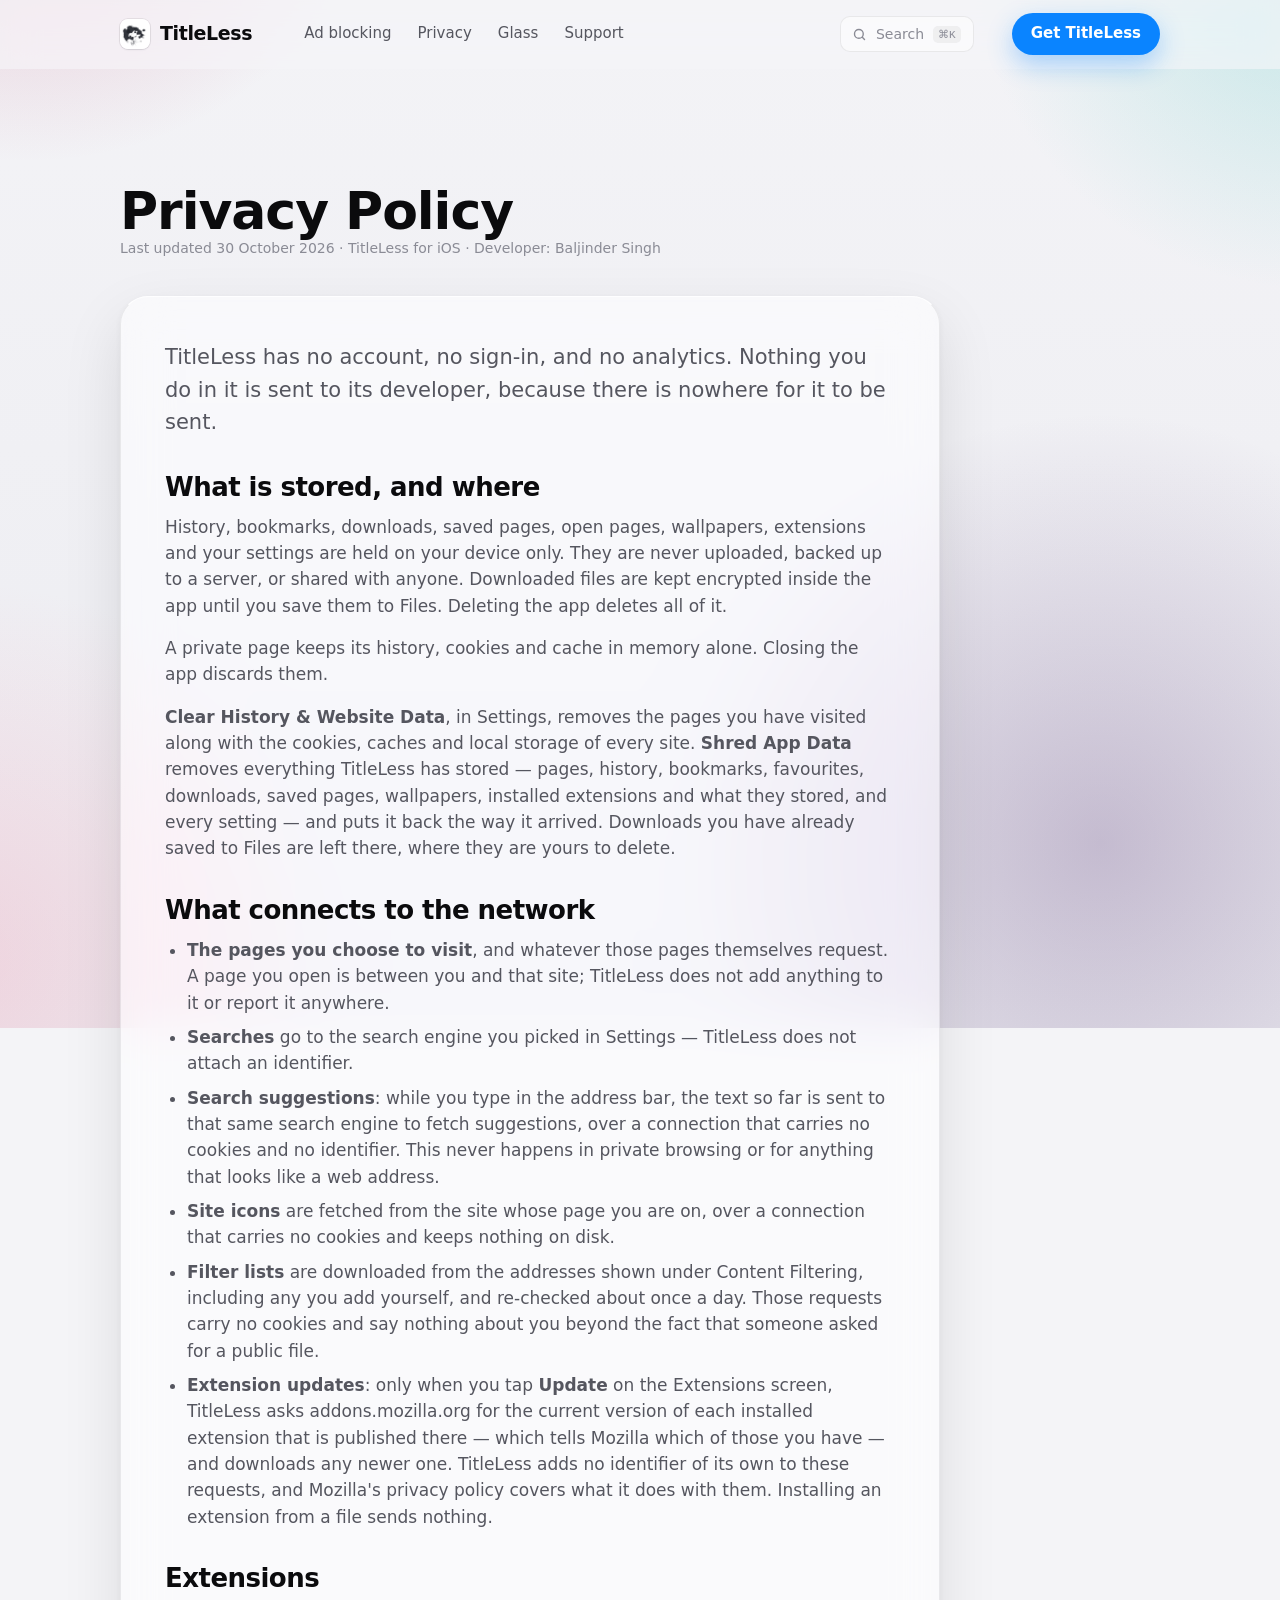
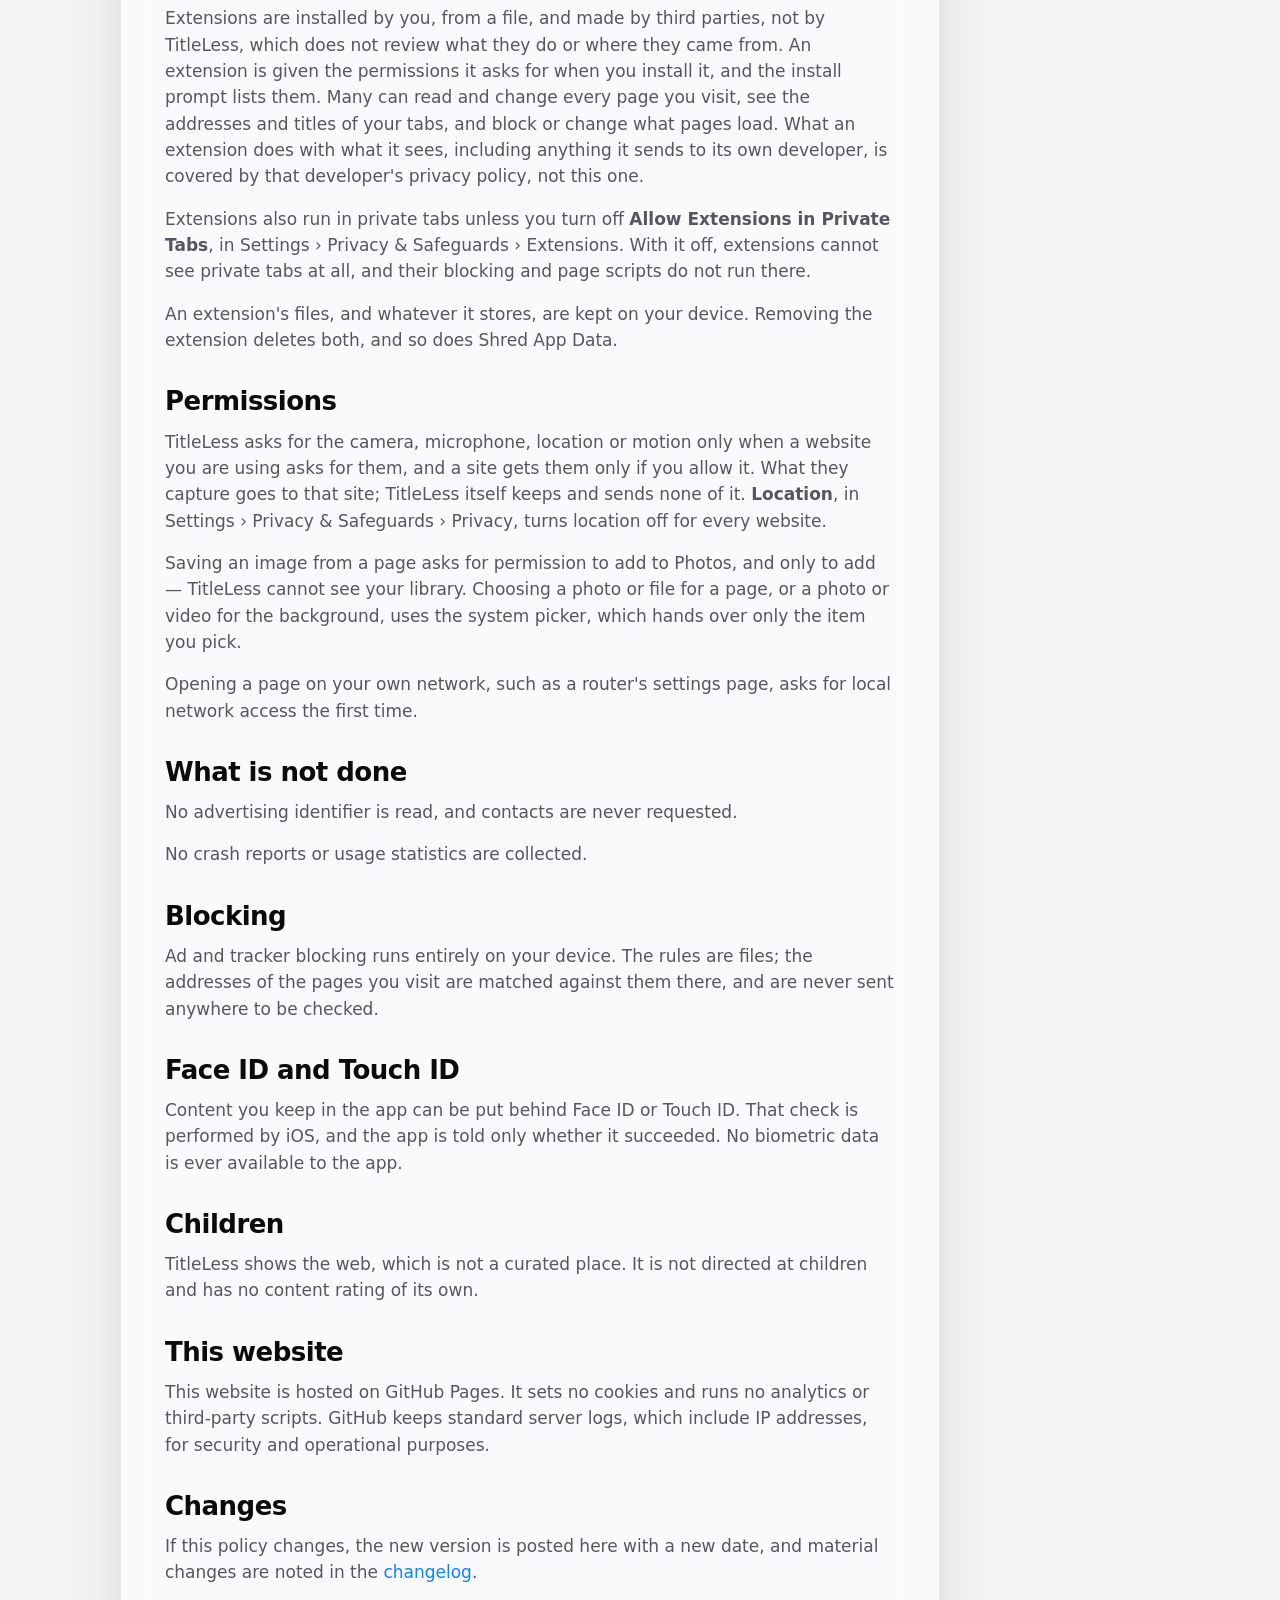
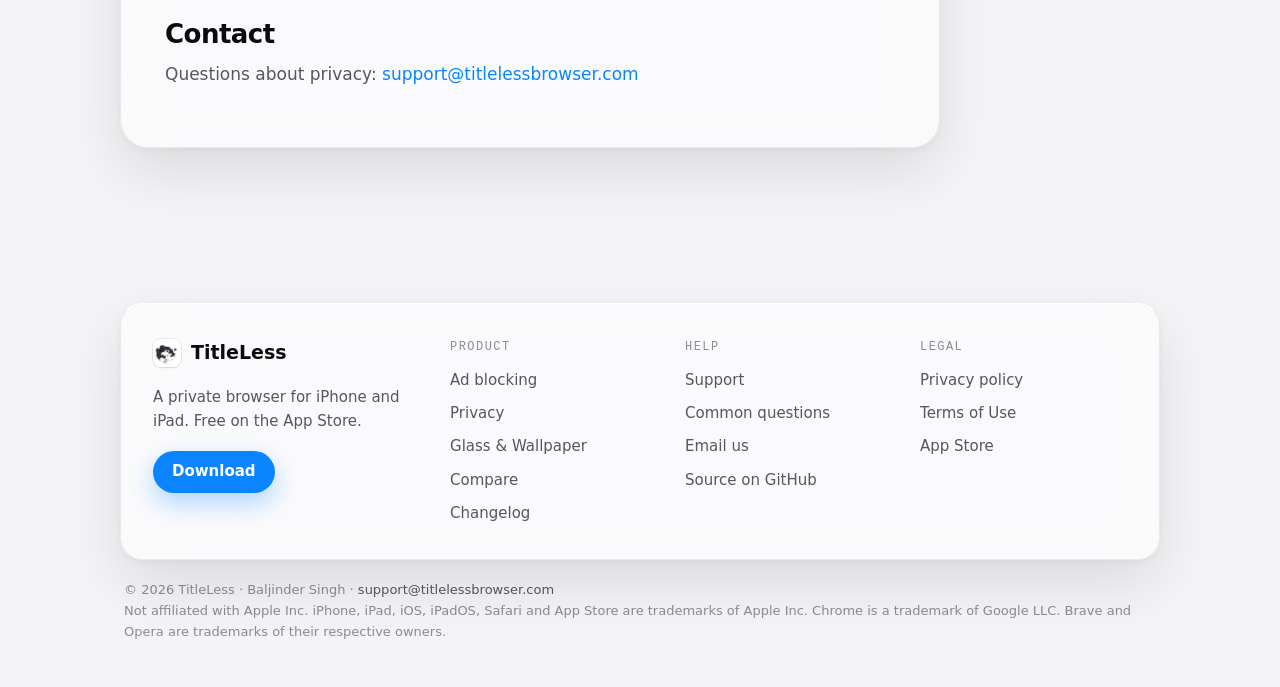
<file: privacy/index.html>
<!doctype html>
<html lang="en">
<head>
<meta charset="utf-8">
<meta name="viewport" content="width=device-width, initial-scale=1">
<title>Privacy Policy — TitleLess</title>
<meta name="description" content="TitleLess collects nothing. What the app stores, what it fetches, and what leaves your phone.">
<link rel="icon" type="image/png" sizes="64x64" href="/assets/favicon.png">
<link rel="apple-touch-icon" href="/assets/apple-touch-icon.png">
<link rel="stylesheet" href="/assets/site.css?v=d35aa165">
<link rel="canonical" href="https://titlelessbrowser.com/privacy/">
<meta property="og:type" content="website">
<meta property="og:site_name" content="TitleLess">
<meta property="og:url" content="https://titlelessbrowser.com/privacy/">
<meta property="og:title" content="Privacy Policy — TitleLess">
<meta property="og:description" content="TitleLess collects nothing. What stays on your phone, and what leaves it.">
<meta property="og:image" content="https://titlelessbrowser.com/assets/og.png">
<meta name="twitter:card" content="summary_large_image">
</head>
<body>

<header class="masthead" id="masthead">
  <div class="wrap masthead__inner">
    <a class="brand" href="/"><img src="/assets/icon.png" alt=""> TitleLess</a>
    <nav aria-label="Primary">
      <a href="/#blocking">Ad blocking</a>
      <a href="/#privacy">Privacy</a>
      <a href="/#glass">Glass</a>
      <a href="/support/">Support</a>
    </nav>
    <button class="search-btn" data-search-open aria-label="Search this site">
      <svg width="15" height="15" viewBox="0 0 24 24" fill="none" stroke="currentColor" stroke-width="2.2" stroke-linecap="round"><circle cx="11" cy="11" r="7"/><path d="M20 20l-3.5-3.5"/></svg>
      <span>Search</span><kbd>⌘K</kbd>
    </button>
    <a class="btn btn--primary btn--sm masthead__cta" href="https://apps.apple.com/us/app/titleless/id6802217433">Get TitleLess</a>
  </div>
</header>

<main class="wrap section">
  <div class="section__head">
    <h1 style="font-size: clamp(34px, 5vw, 52px);">Privacy Policy</h1>
    <p class="meta">Last updated 30 October 2026 · TitleLess for iOS · Developer: Baljinder Singh</p>
  </div>

  <article class="glass prose">
    <p class="lead">TitleLess has no account, no sign-in, and no analytics. Nothing you do in it
    is sent to its developer, because there is nowhere for it to be sent.</p>

    <h2>What is stored, and where</h2>
    <p>History, bookmarks, downloads, saved pages, open pages, wallpapers, extensions and your
    settings are held on your device only. They are never uploaded, backed up to a server, or
    shared with anyone. Downloaded files are kept encrypted inside the app until you save them
    to Files. Deleting the app deletes all of it.</p>
    <p>A private page keeps its history, cookies and cache in memory alone. Closing the app
    discards them.</p>
    <p><b>Clear History &amp; Website Data</b>, in Settings, removes the pages you have visited
    along with the cookies, caches and local storage of every site. <b>Shred App Data</b> removes
    everything TitleLess has stored — pages, history, bookmarks, favourites, downloads, saved
    pages, wallpapers, installed extensions and what they stored, and every setting — and puts
    it back the way it arrived. Downloads you have already saved to Files are left there, where
    they are yours to delete.</p>

    <h2>What connects to the network</h2>
    <ul>
      <li><b>The pages you choose to visit</b>, and whatever those pages themselves request. A
      page you open is between you and that site; TitleLess does not add anything to it or
      report it anywhere.</li>
      <li><b>Searches</b> go to the search engine you picked in Settings — TitleLess does not
      attach an identifier.</li>
      <li><b>Search suggestions</b>: while you type in the address bar, the text so far is sent to
      that same search engine to fetch suggestions, over a connection that carries no cookies and
      no identifier. This never happens in private browsing or for anything that looks like a web
      address.</li>
      <li><b>Site icons</b> are fetched from the site whose page you are on, over a connection
      that carries no cookies and keeps nothing on disk.</li>
      <li><b>Filter lists</b> are downloaded from the addresses shown under Content Filtering,
      including any you add yourself, and re-checked about once a day. Those requests carry no
      cookies and say nothing about you beyond the fact that someone asked for a public file.</li>
      <li><b>Extension updates</b>: only when you tap <b>Update</b> on the Extensions screen,
      TitleLess asks addons.mozilla.org for the current version of each installed extension that
      is published there — which tells Mozilla which of those you have — and downloads any newer
      one. TitleLess adds no identifier of its own to these requests, and Mozilla's privacy policy
      covers what it does with them. Installing an extension from a file sends nothing.</li>
    </ul>

    <h2>Extensions</h2>
    <p>Extensions are installed by you, from a file, and made by third parties, not by
    TitleLess, which does not review what they do or where they came from. An extension is given the permissions it asks for when you install
    it, and the install prompt lists them. Many can read and change every page you visit, see the
    addresses and titles of your tabs, and block or change what pages load. What an extension
    does with what it sees, including anything it sends to its own developer, is covered by that
    developer's privacy policy, not this one.</p>
    <p>Extensions also run in private tabs unless you turn off <b>Allow Extensions in Private
    Tabs</b>, in Settings › Privacy &amp; Safeguards › Extensions. With it off, extensions cannot
    see private tabs at all, and their blocking and page scripts do not run there.</p>
    <p>An extension's files, and whatever it stores, are kept on your device. Removing the
    extension deletes both, and so does Shred App Data.</p>

    <h2>Permissions</h2>
    <p>TitleLess asks for the camera, microphone, location or motion only when a website you are
    using asks for them, and a site gets them only if you allow it. What they capture goes to
    that site; TitleLess itself keeps and sends none of it. <b>Location</b>, in Settings ›
    Privacy &amp; Safeguards › Privacy, turns location off for every website.</p>
    <p>Saving an image from a page asks for permission to add to Photos, and only to add —
    TitleLess cannot see your library. Choosing a photo or file for a page, or a photo or video
    for the background, uses the system picker, which hands over only the item you pick.</p>
    <p>Opening a page on your own network, such as a router's settings page, asks for local
    network access the first time.</p>

    <h2>What is not done</h2>
    <p>No advertising identifier is read, and contacts are never requested.</p>
    <p>No crash reports or usage statistics are collected.</p>

    <h2>Blocking</h2>
    <p>Ad and tracker blocking runs entirely on your device. The rules are files; the addresses
    of the pages you visit are matched against them there, and are never sent anywhere to be
    checked.</p>

    <h2>Face ID and Touch ID</h2>
    <p>Content you keep in the app can be put behind Face ID or Touch ID. That check is performed
    by iOS, and the app is told only whether it succeeded. No biometric data is ever available to
    the app.</p>

    <h2>Children</h2>
    <p>TitleLess shows the web, which is not a curated place. It is not directed at children and
    has no content rating of its own.</p>

    <h2>This website</h2>
    <p>This website is hosted on GitHub Pages. It sets no cookies and runs no analytics or
    third-party scripts. GitHub keeps standard server logs, which include IP addresses, for
    security and operational purposes.</p>

    <h2>Changes</h2>
    <p>If this policy changes, the new version is posted here with a new date, and material
    changes are noted in the <a href="/changelog/">changelog</a>.</p>

    <h2>Contact</h2>
    <p>Questions about privacy: <a href="mailto:support@titlelessbrowser.com">support@titlelessbrowser.com</a></p>
  </article>
</main>

<div class="search" id="search" hidden role="dialog" aria-modal="true" aria-label="Search">
  <div class="search__panel">
    <div class="search__field">
      <svg width="18" height="18" viewBox="0 0 24 24" fill="none" stroke="currentColor" stroke-width="2.2" stroke-linecap="round"><circle cx="11" cy="11" r="7"/><path d="M20 20l-3.5-3.5"/></svg>
      <input class="search__input" type="search" placeholder="Search the site — downloads, privacy, glass…" aria-label="Search">
      <button class="search__close" data-search-close>ESC</button>
    </div>
    <div class="search__results" role="listbox"></div>
  </div>
</div>

<footer class="footer">
  <div class="wrap">
    <div class="footer__inner glass glass--panel">
      <div class="footer__brand">
        <a class="footer__mark" href="/"><img src="/assets/icon.png" alt=""> TitleLess</a>
        <p>A private browser for iPhone and iPad. Free on the App Store.</p>
        <a class="btn btn--primary btn--sm" href="https://apps.apple.com/us/app/titleless/id6802217433">Download</a>
      </div>

      <nav class="footer__col" aria-label="Product">
        <span class="label">Product</span>
        <a href="/#blocking">Ad blocking</a>
        <a href="/#privacy">Privacy</a>
        <a href="/#glass">Glass &amp; Wallpaper</a>
        <a href="/#compare">Compare</a>
        <a href="/changelog/">Changelog</a>
      </nav>

      <nav class="footer__col" aria-label="Help">
        <span class="label">Help</span>
        <a href="/support/">Support</a>
        <a href="/support/#questions">Common questions</a>
        <a href="mailto:support@titlelessbrowser.com">Email us</a>
        <a href="https://github.com/supporttitleless-dev/Titleless">Source on GitHub</a>
      </nav>

      <nav class="footer__col" aria-label="Legal">
        <span class="label">Legal</span>
        <a href="/privacy/">Privacy policy</a>
        <a href="/terms/">Terms of Use</a>
        <a href="https://apps.apple.com/us/app/titleless/id6802217433">App Store</a>
      </nav>
    </div>

    <p class="footer__legal">© <span id="year">2026</span> TitleLess · Baljinder Singh ·
    <a href="mailto:support@titlelessbrowser.com">support@titlelessbrowser.com</a><br>
    Not affiliated with Apple Inc. iPhone, iPad, iOS, iPadOS, Safari and App Store are trademarks
    of Apple Inc. Chrome is a trademark of Google LLC. Brave and Opera are trademarks of their
    respective owners.</p>
  </div>
</footer>

<script>document.getElementById('year').textContent = new Date().getFullYear();</script>
</body>
</html>
</file>
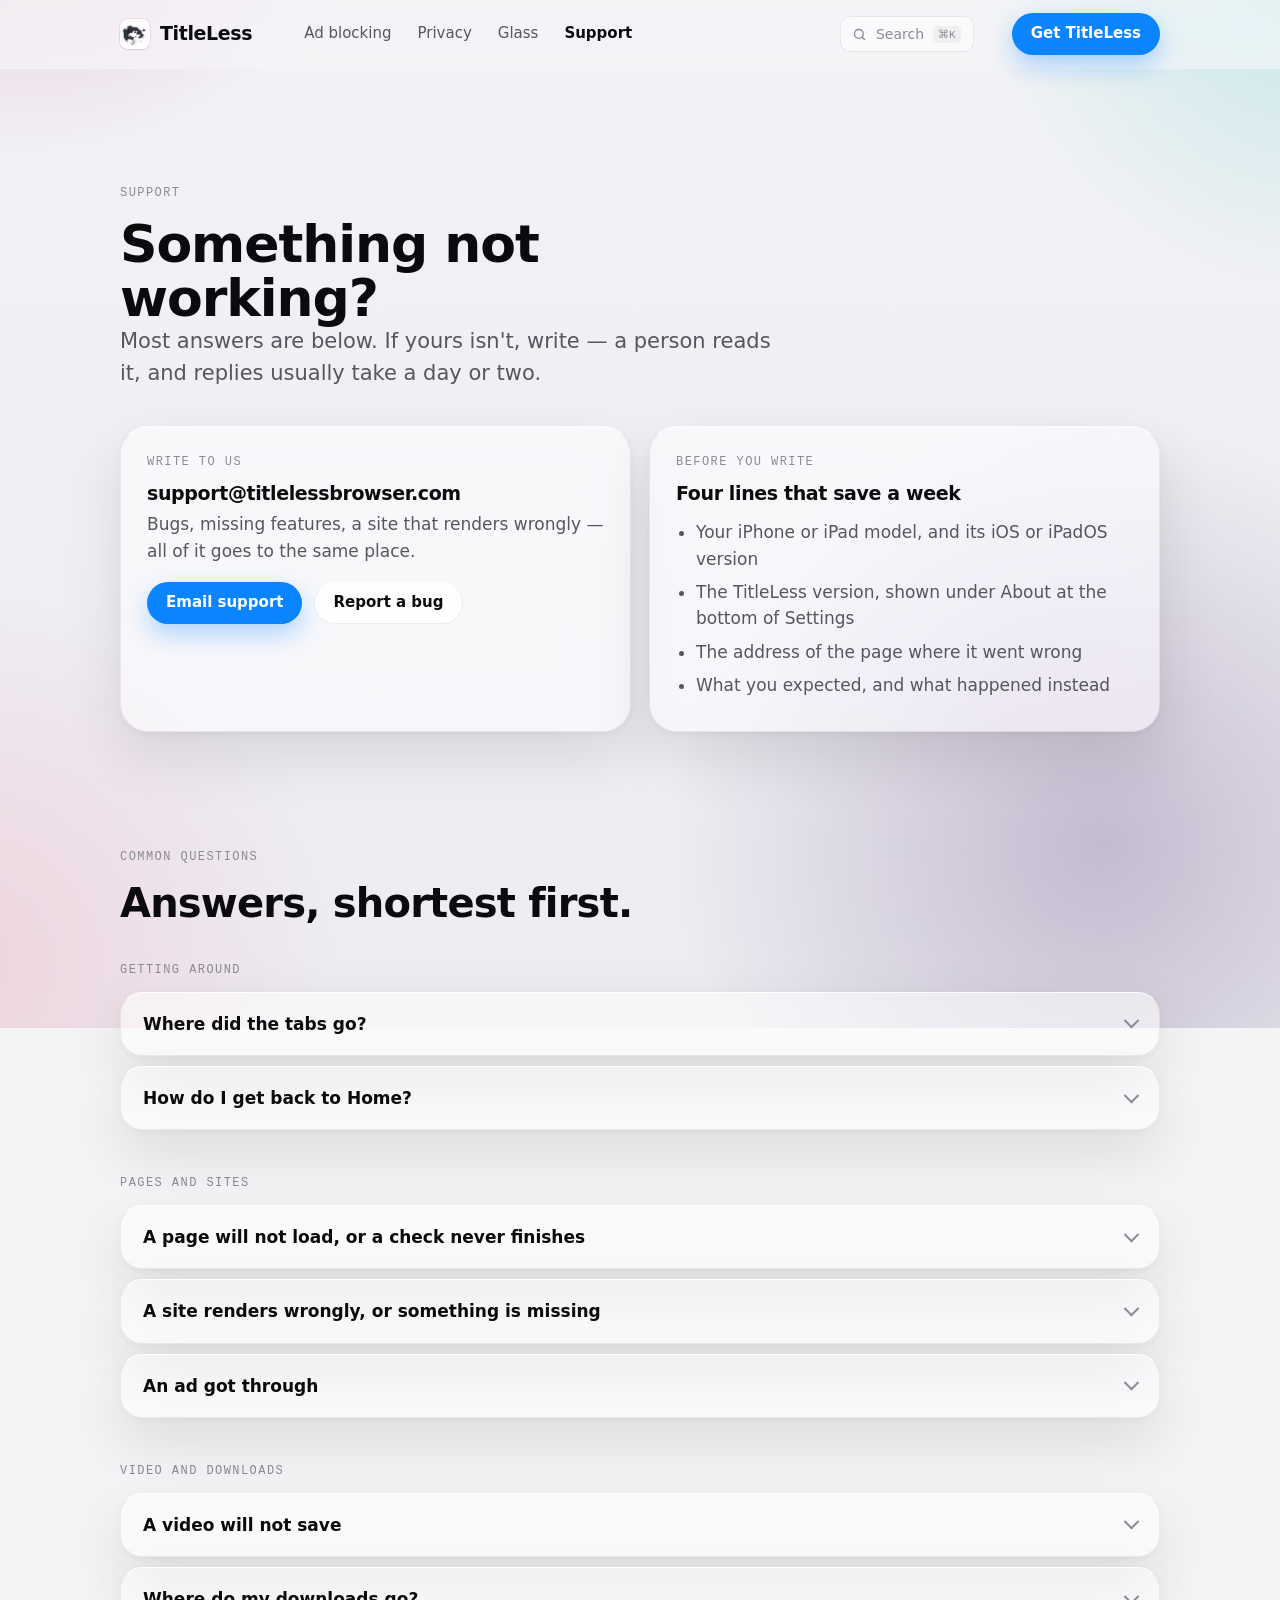
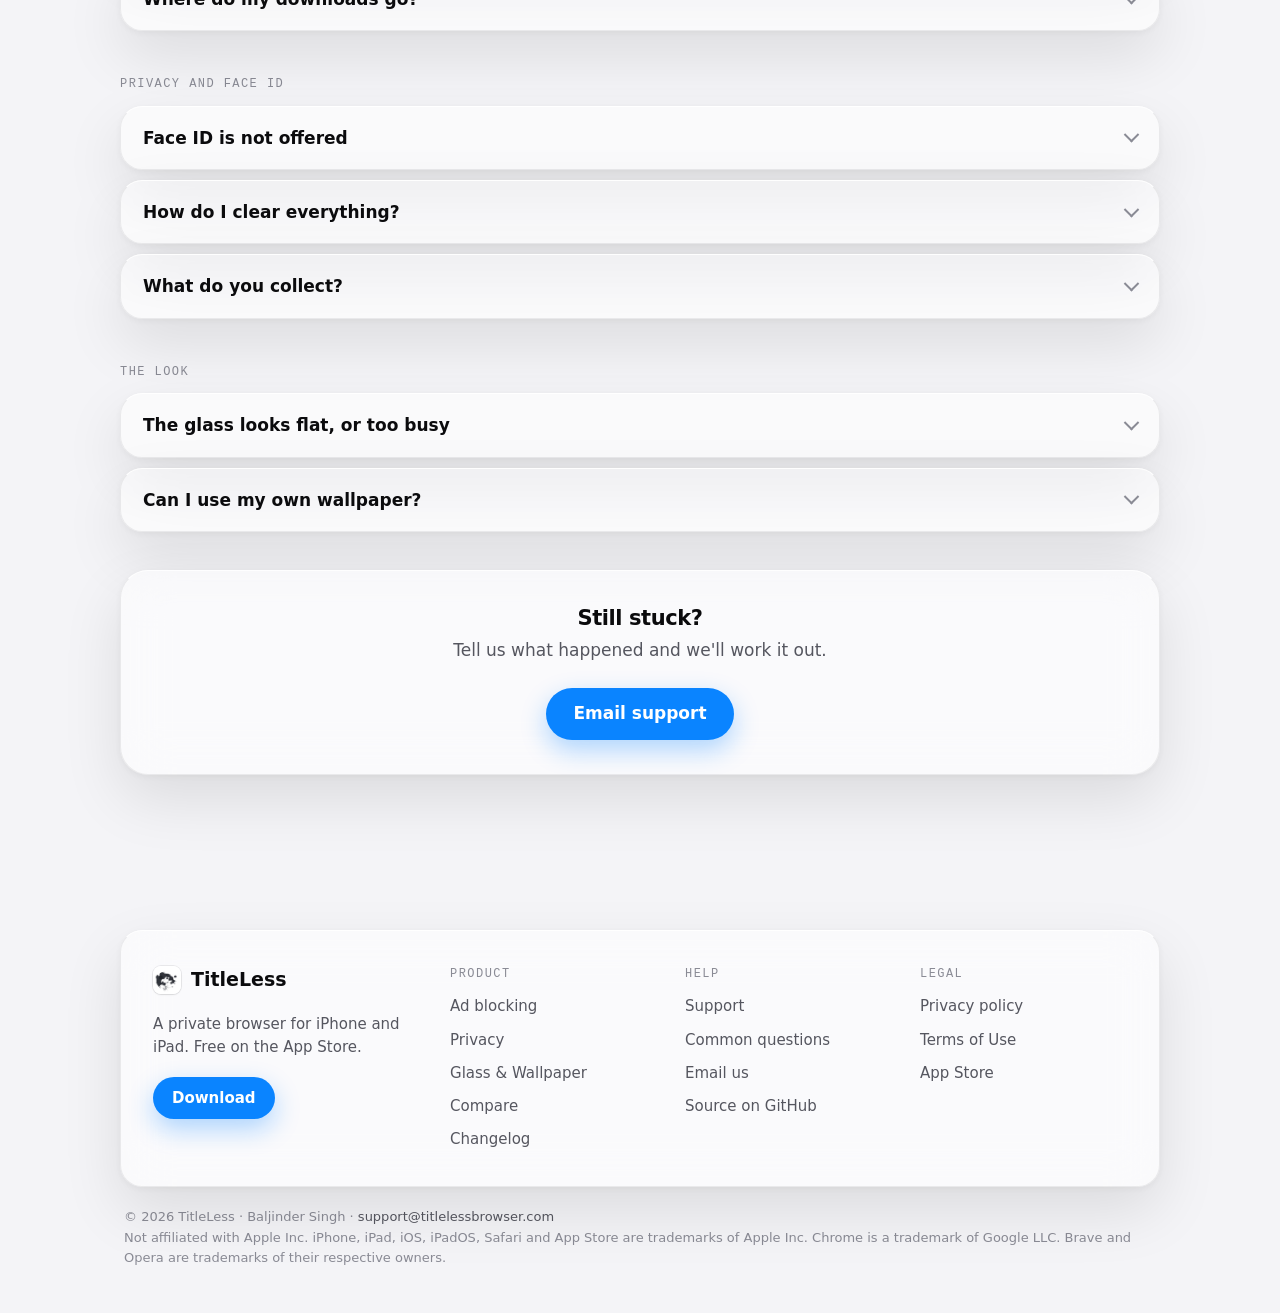
<file: support/index.html>
<!doctype html>
<html lang="en">
<head>
<meta charset="utf-8">
<meta name="viewport" content="width=device-width, initial-scale=1">
<title>Support — TitleLess</title>
<meta name="description" content="Help for TitleLess: common questions, how to report a bug, and where to write.">
<link rel="icon" type="image/png" sizes="64x64" href="/assets/favicon.png">
<link rel="apple-touch-icon" href="/assets/apple-touch-icon.png">
<link rel="stylesheet" href="/assets/site.css?v=d35aa165">
<link rel="canonical" href="https://titlelessbrowser.com/support/">
<meta property="og:type" content="website">
<meta property="og:site_name" content="TitleLess">
<meta property="og:url" content="https://titlelessbrowser.com/support/">
<meta property="og:title" content="Support — TitleLess">
<meta property="og:description" content="Help for TitleLess: common questions, bug reports, and where to write.">
<meta property="og:image" content="https://titlelessbrowser.com/assets/og.png">
<meta name="twitter:card" content="summary_large_image">
</head>
<body>

<header class="masthead" id="masthead">
  <div class="wrap masthead__inner">
    <a class="brand" href="/"><img src="/assets/icon.png" alt=""> TitleLess</a>
    <nav aria-label="Primary">
      <a href="/#blocking">Ad blocking</a>
      <a href="/#privacy">Privacy</a>
      <a href="/#glass">Glass</a>
      <a href="/support/" aria-current="page">Support</a>
    </nav>
    <button class="search-btn" data-search-open aria-label="Search this site">
      <svg width="15" height="15" viewBox="0 0 24 24" fill="none" stroke="currentColor" stroke-width="2.2" stroke-linecap="round"><circle cx="11" cy="11" r="7"/><path d="M20 20l-3.5-3.5"/></svg>
      <span>Search</span><kbd>⌘K</kbd>
    </button>
    <a class="btn btn--primary btn--sm masthead__cta" href="https://apps.apple.com/us/app/titleless/id6802217433">Get TitleLess</a>
  </div>
</header>

<main class="wrap section">
  <div class="section__head reveal">
    <span class="label">Support</span>
    <h1 style="font-size: clamp(34px, 5vw, 52px);">Something not working?</h1>
    <p class="lead">Most answers are below. If yours isn't, write — a person reads it, and
    replies usually take a day or two.</p>
  </div>

  <div class="support__top" id="contact">
    <div class="glass card reveal">
      <span class="label">Write to us</span>
      <h3>support@titlelessbrowser.com</h3>
      <p>Bugs, missing features, a site that renders wrongly — all of it goes to the same
      place.</p>
      <div class="closer__cta" style="justify-content: flex-start; margin-top: 18px;">
        <a class="btn btn--primary btn--sm" href="mailto:support@titlelessbrowser.com?subject=TitleLess%20support">Email support</a>
        <a class="btn btn--ghost btn--sm" href="mailto:support@titlelessbrowser.com?subject=TitleLess%20bug%20report">Report a bug</a>
      </div>
    </div>

    <div class="glass card reveal" data-delay="1">
      <span class="label">Before you write</span>
      <h3>Four lines that save a week</h3>
      <ul class="support__checklist">
        <li>Your iPhone or iPad model, and its iOS or iPadOS version</li>
        <li>The TitleLess version, shown under About at the bottom of Settings</li>
        <li>The address of the page where it went wrong</li>
        <li>What you expected, and what happened instead</li>
      </ul>
    </div>
  </div>

  <div class="section__head reveal" id="questions" style="margin-top: var(--section);">
    <span class="label">Common questions</span>
    <h2>Answers, shortest first.</h2>
  </div>

  <div class="faq reveal">
      <div class="faq__group">
        <span class="label">Getting around</span>
        <details class="faq__item">
          <summary>Where did the tabs go?</summary>
          <div class="faq__answer"><p>Tap the address capsule: the panel opens with your open
          pages on it. The <b>⋯</b> menu carries Tabs as well. TitleLess keeps them off the
          screen rather than off the phone — the top of the display is the page, not a strip of
          thumbnails.</p></div>
        </details>
        <details class="faq__item">
          <summary>How do I get back to Home?</summary>
          <div class="faq__answer"><p>Tap the address capsule, or open the <b>⋯</b> menu. Either
          brings up the panel with favourites, history, downloads and settings on it. If you would
          rather have it on a gesture, Settings → App Behaviour → <b>Open Home by swiping down</b>
          moves it to a downward swipe — and pull-to-refresh takes the capsule's place.</p></div>
        </details>
      </div>
      <div class="faq__group">
        <span class="label">Pages and sites</span>
        <details class="faq__item">
          <summary>A page will not load, or a check never finishes</summary>
          <div class="faq__answer"><p>Some sites gate on browser checks that need JavaScript and
          cookies. Open Settings → <b>Safeguards</b> and make sure Block JavaScript is off,
          then reload.</p></div>
        </details>
        <details class="faq__item">
          <summary>A site renders wrongly, or something is missing</summary>
          <div class="faq__answer"><p>Usually one filter rule being too keen. In Settings, turn
          <b>Block Ads &amp; Trackers</b> down to Off, reload the page, and tell us whether that
          fixed it. That one line saves us a week.</p></div>
        </details>
        <details class="faq__item">
          <summary>An ad got through</summary>
          <div class="faq__answer"><p>Send the address of the page. Filter lists update roughly daily, and a rule for it may already be on the way.</p></div>
        </details>
      </div>
      <div class="faq__group">
        <span class="label">Video and downloads</span>
        <details class="faq__item">
          <summary>A video will not save</summary>
          <div class="faq__answer"><p>Streamed video arrives in pieces rather than as a file, so TitleLess puts the pieces back together before saving. It takes longer than a normal download and needs free space for the finished file. If it fails, send us the page address.</p></div>
        </details>
        <details class="faq__item">
          <summary>Where do my downloads go?</summary>
          <div class="faq__answer"><p>Into the app's own Downloads, reachable from the panel. From there you can move a file into Files or share it anywhere.</p></div>
        </details>
      </div>
      <div class="faq__group">
        <span class="label">Privacy and Face ID</span>
        <details class="faq__item">
          <summary>Face ID is not offered</summary>
          <div class="faq__answer"><p>Check that iOS Settings → Face ID &amp; Passcode → Other Apps lists TitleLess and the switch is on.</p></div>
        </details>
        <details class="faq__item">
          <summary>How do I clear everything?</summary>
          <div class="faq__answer"><p>Both live in Settings itself, not behind another screen.
          <b>Clear History &amp; Website Data</b> forgets the pages you visited along with the
          cookies and caches of every site. <b>Shred App Data</b> goes further and puts the app
          back exactly as it arrived — pages, history, favourites, downloads list and every
          setting. Files you already downloaded stay in Files, where they are yours to
          delete.</p></div>
        </details>
        <details class="faq__item">
          <summary>What do you collect?</summary>
          <div class="faq__answer"><p>Nothing. There is no account, no analytics and no server behind TitleLess — the <a href="/privacy/">privacy policy</a> spells out exactly what leaves your phone and why.</p></div>
        </details>
      </div>
      <div class="faq__group">
        <span class="label">The look</span>
        <details class="faq__item">
          <summary>The glass looks flat, or too busy</summary>
          <div class="faq__answer"><p>Settings → Glass &amp; Wallpaper → Glass Material switches between Frosted and clear glass, and See Through sets how much of the page behind comes through.</p></div>
        </details>
        <details class="faq__item">
          <summary>Can I use my own wallpaper?</summary>
          <div class="faq__answer"><p>Yes — a photo, or a live video. Settings → Glass &amp; Wallpaper, then Choose Photo or Choose Live Video.</p></div>
        </details>
      </div>
  </div>

  <div class="glass card reveal" style="margin-top: 28px; text-align: center; padding: 34px;">
    <h3>Still stuck?</h3>
    <p>Tell us what happened and we'll work it out.</p>
    <a class="btn btn--primary" href="mailto:support@titlelessbrowser.com?subject=TitleLess%20support" style="margin-top: 8px;">Email support</a>
  </div>
</main>

<div class="search" id="search" hidden role="dialog" aria-modal="true" aria-label="Search">
  <div class="search__panel">
    <div class="search__field">
      <svg width="18" height="18" viewBox="0 0 24 24" fill="none" stroke="currentColor" stroke-width="2.2" stroke-linecap="round"><circle cx="11" cy="11" r="7"/><path d="M20 20l-3.5-3.5"/></svg>
      <input class="search__input" type="search" placeholder="Search the site — downloads, privacy, glass…" aria-label="Search">
      <button class="search__close" data-search-close>ESC</button>
    </div>
    <div class="search__results" role="listbox"></div>
  </div>
</div>

<footer class="footer">
  <div class="wrap">
    <div class="footer__inner glass glass--panel">
      <div class="footer__brand">
        <a class="footer__mark" href="/"><img src="/assets/icon.png" alt=""> TitleLess</a>
        <p>A private browser for iPhone and iPad. Free on the App Store.</p>
        <a class="btn btn--primary btn--sm" href="https://apps.apple.com/us/app/titleless/id6802217433">Download</a>
      </div>

      <nav class="footer__col" aria-label="Product">
        <span class="label">Product</span>
        <a href="/#blocking">Ad blocking</a>
        <a href="/#privacy">Privacy</a>
        <a href="/#glass">Glass &amp; Wallpaper</a>
        <a href="/#compare">Compare</a>
        <a href="/changelog/">Changelog</a>
      </nav>

      <nav class="footer__col" aria-label="Help">
        <span class="label">Help</span>
        <a href="/support/">Support</a>
        <a href="/support/#questions">Common questions</a>
        <a href="mailto:support@titlelessbrowser.com">Email us</a>
        <a href="https://github.com/supporttitleless-dev/Titleless">Source on GitHub</a>
      </nav>

      <nav class="footer__col" aria-label="Legal">
        <span class="label">Legal</span>
        <a href="/privacy/">Privacy policy</a>
        <a href="/terms/">Terms of Use</a>
        <a href="https://apps.apple.com/us/app/titleless/id6802217433">App Store</a>
      </nav>
    </div>

    <p class="footer__legal">© <span id="year">2026</span> TitleLess · Baljinder Singh ·
    <a href="mailto:support@titlelessbrowser.com">support@titlelessbrowser.com</a><br>
    Not affiliated with Apple Inc. iPhone, iPad, iOS, iPadOS, Safari and App Store are trademarks
    of Apple Inc. Chrome is a trademark of Google LLC. Brave and Opera are trademarks of their
    respective owners.</p>
  </div>
</footer>

<script>document.getElementById('year').textContent = new Date().getFullYear();</script>
<script src="/assets/site.js?v=ab9f11c2" defer></script>
</body>
</html>
</file>
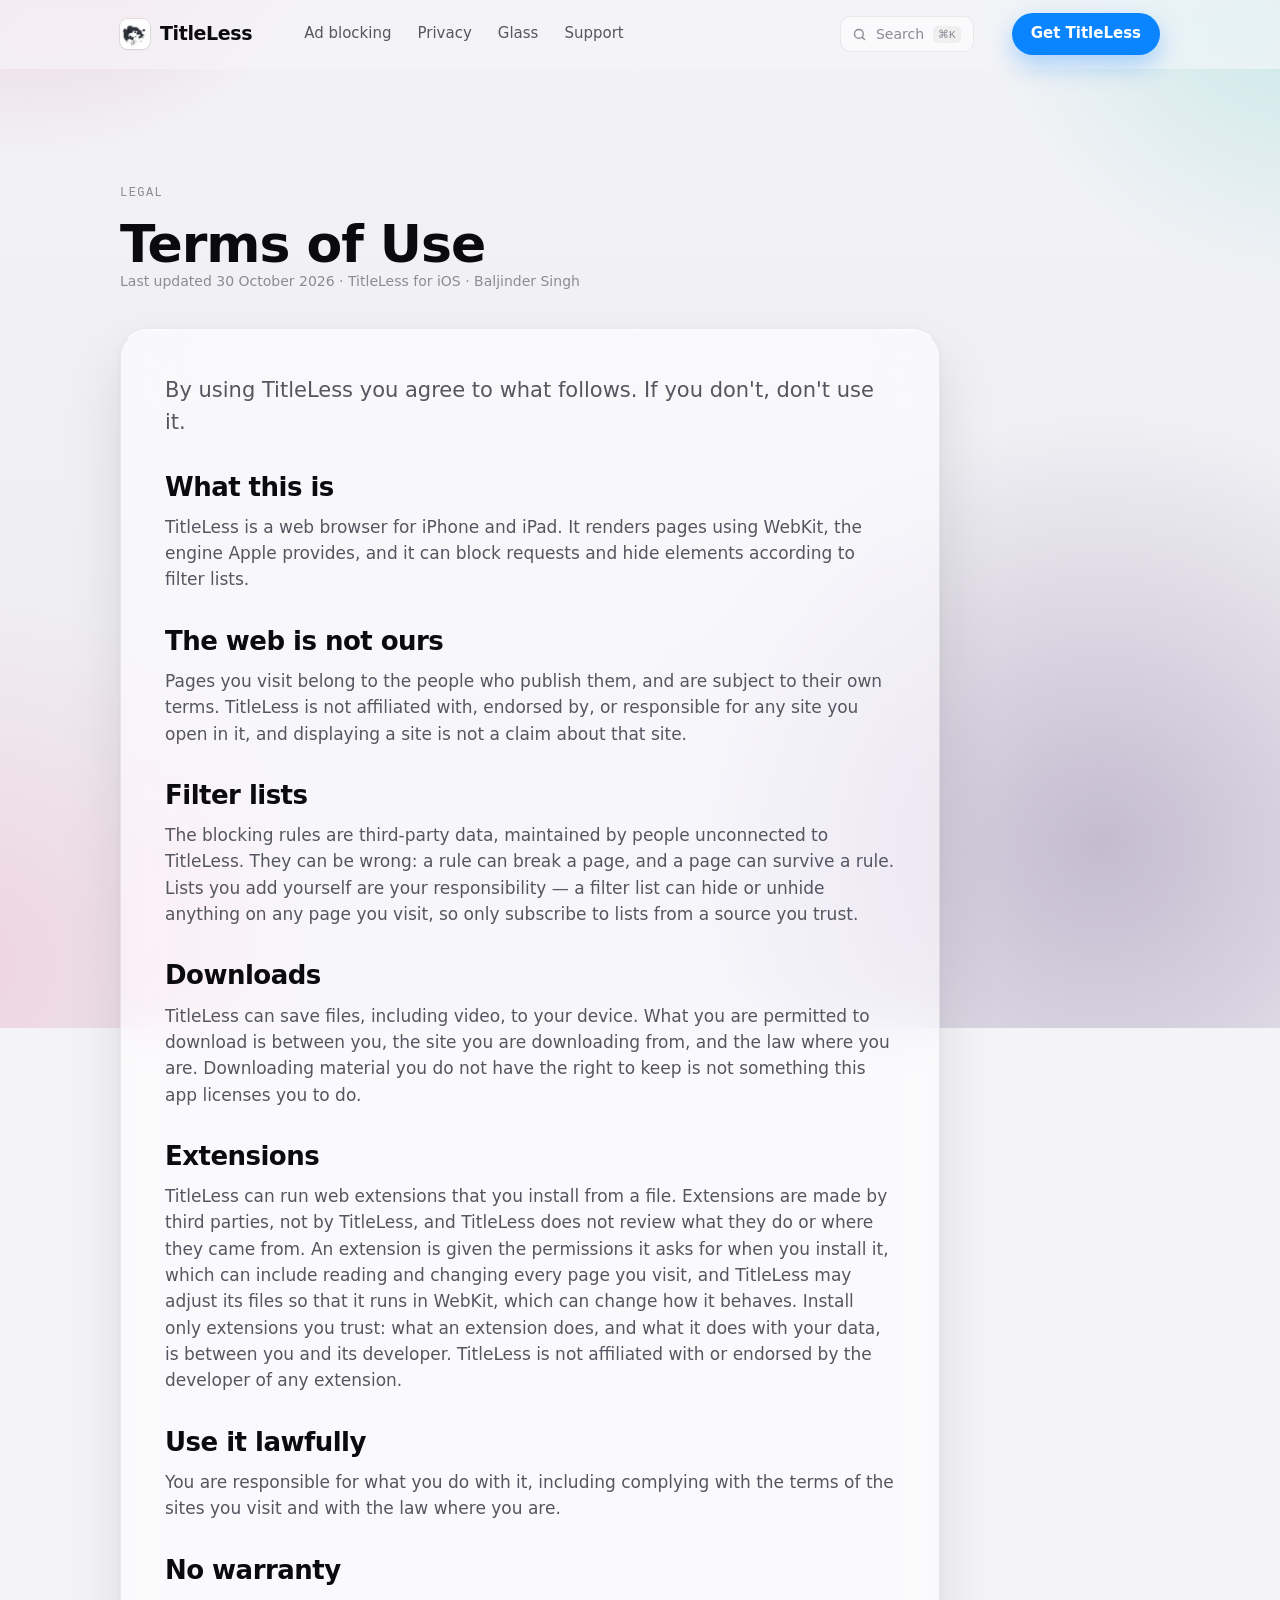
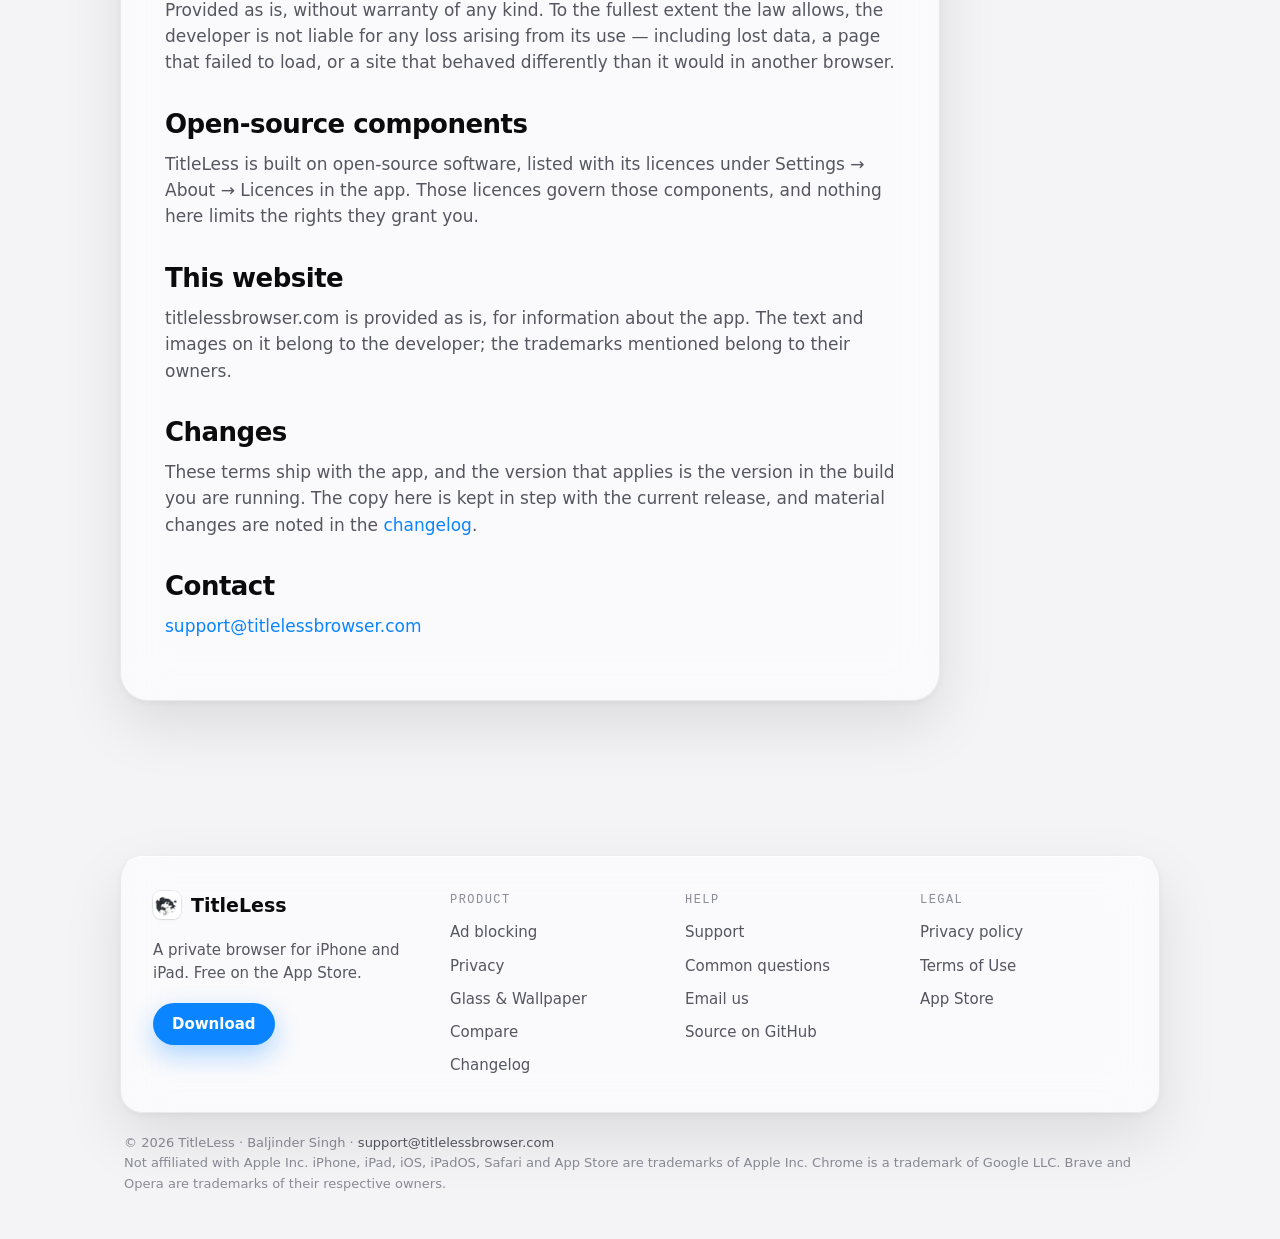
<file: terms/index.html>
<!doctype html>
<html lang="en">
<head>
<meta charset="utf-8">
<meta name="viewport" content="width=device-width, initial-scale=1">
<title>Terms of Use — TitleLess</title>
<meta name="description" content="The terms you agree to when you use TitleLess for iPhone and iPad.">
<link rel="icon" type="image/png" sizes="64x64" href="/assets/favicon.png">
<link rel="apple-touch-icon" href="/assets/apple-touch-icon.png">
<link rel="stylesheet" href="/assets/site.css?v=d35aa165">
<link rel="canonical" href="https://titlelessbrowser.com/terms/">
<meta property="og:type" content="website">
<meta property="og:site_name" content="TitleLess">
<meta property="og:url" content="https://titlelessbrowser.com/terms/">
<meta property="og:title" content="Terms of Use — TitleLess">
<meta property="og:description" content="The terms you agree to when you use TitleLess.">
<meta property="og:image" content="https://titlelessbrowser.com/assets/og.png">
<meta name="twitter:card" content="summary_large_image">
</head>
<body>

<header class="masthead" id="masthead">
  <div class="wrap masthead__inner">
    <a class="brand" href="/"><img src="/assets/icon.png" alt=""> TitleLess</a>
    <nav aria-label="Primary">
      <a href="/#blocking">Ad blocking</a>
      <a href="/#privacy">Privacy</a>
      <a href="/#glass">Glass</a>
      <a href="/support/">Support</a>
    </nav>
    <button class="search-btn" data-search-open aria-label="Search this site">
      <svg width="15" height="15" viewBox="0 0 24 24" fill="none" stroke="currentColor" stroke-width="2.2" stroke-linecap="round"><circle cx="11" cy="11" r="7"/><path d="M20 20l-3.5-3.5"/></svg>
      <span>Search</span><kbd>⌘K</kbd>
    </button>
    <a class="btn btn--primary btn--sm masthead__cta" href="https://apps.apple.com/us/app/titleless/id6802217433">Get TitleLess</a>
  </div>
</header>

<main class="wrap section">
  <div class="section__head">
    <span class="label">Legal</span>
    <h1 style="font-size: clamp(34px, 5vw, 52px);">Terms of Use</h1>
    <p class="meta">Last updated 30 October 2026 · TitleLess for iOS · Baljinder Singh</p>
  </div>

  <article class="glass prose">
    <p class="lead">By using TitleLess you agree to what follows. If you don't, don't use it.</p>

    <h2>What this is</h2>
    <p>TitleLess is a web browser for iPhone and iPad. It renders pages using WebKit, the engine
    Apple provides, and it can block requests and hide elements according to filter lists.</p>

    <h2>The web is not ours</h2>
    <p>Pages you visit belong to the people who publish them, and are subject to their own
    terms. TitleLess is not affiliated with, endorsed by, or responsible for any site you open
    in it, and displaying a site is not a claim about that site.</p>

    <h2>Filter lists</h2>
    <p>The blocking rules are third-party data, maintained by people unconnected to TitleLess.
    They can be wrong: a rule can break a page, and a page can survive a rule. Lists you add
    yourself are your responsibility — a filter list can hide or unhide anything on any page you
    visit, so only subscribe to lists from a source you trust.</p>

    <h2>Downloads</h2>
    <p>TitleLess can save files, including video, to your device. What you are permitted to
    download is between you, the site you are downloading from, and the law where you are.
    Downloading material you do not have the right to keep is not something this app licenses
    you to do.</p>

    <h2>Extensions</h2>
    <p>TitleLess can run web extensions that you install from a file. Extensions are made by
    third parties, not by TitleLess, and TitleLess does not review what they do or where they came
    from. An extension is given the permissions it asks for when you install it, which can include
    reading and changing every page you visit, and TitleLess may adjust its files so that it runs
    in WebKit, which can change how it behaves. Install only extensions you trust: what an
    extension does, and what it does with your data, is between you and its developer. TitleLess
    is not affiliated with or endorsed by the developer of any extension.</p>

    <h2>Use it lawfully</h2>
    <p>You are responsible for what you do with it, including complying with the terms of the
    sites you visit and with the law where you are.</p>

    <h2>No warranty</h2>
    <p>Provided as is, without warranty of any kind. To the fullest extent the law allows, the
    developer is not liable for any loss arising from its use — including lost data, a page that
    failed to load, or a site that behaved differently than it would in another browser.</p>

    <h2>Open-source components</h2>
    <p>TitleLess is built on open-source software, listed with its licences under Settings →
    About → Licences in the app. Those licences govern those components, and nothing here limits
    the rights they grant you.</p>

    <h2>This website</h2>
    <p>titlelessbrowser.com is provided as is, for information about the app. The text and
    images on it belong to the developer; the trademarks mentioned belong to their owners.</p>

    <h2>Changes</h2>
    <p>These terms ship with the app, and the version that applies is the version in the build
    you are running. The copy here is kept in step with the current release, and material
    changes are noted in the <a href="/changelog/">changelog</a>.</p>

    <h2>Contact</h2>
    <p><a href="mailto:support@titlelessbrowser.com">support@titlelessbrowser.com</a></p>
  </article>
</main>

<div class="search" id="search" hidden role="dialog" aria-modal="true" aria-label="Search">
  <div class="search__panel">
    <div class="search__field">
      <svg width="18" height="18" viewBox="0 0 24 24" fill="none" stroke="currentColor" stroke-width="2.2" stroke-linecap="round"><circle cx="11" cy="11" r="7"/><path d="M20 20l-3.5-3.5"/></svg>
      <input class="search__input" type="search" placeholder="Search the site — downloads, privacy, glass…" aria-label="Search">
      <button class="search__close" data-search-close>ESC</button>
    </div>
    <div class="search__results" role="listbox"></div>
  </div>
</div>

<footer class="footer">
  <div class="wrap">
    <div class="footer__inner glass glass--panel">
      <div class="footer__brand">
        <a class="footer__mark" href="/"><img src="/assets/icon.png" alt=""> TitleLess</a>
        <p>A private browser for iPhone and iPad. Free on the App Store.</p>
        <a class="btn btn--primary btn--sm" href="https://apps.apple.com/us/app/titleless/id6802217433">Download</a>
      </div>

      <nav class="footer__col" aria-label="Product">
        <span class="label">Product</span>
        <a href="/#blocking">Ad blocking</a>
        <a href="/#privacy">Privacy</a>
        <a href="/#glass">Glass &amp; Wallpaper</a>
        <a href="/#compare">Compare</a>
        <a href="/changelog/">Changelog</a>
      </nav>

      <nav class="footer__col" aria-label="Help">
        <span class="label">Help</span>
        <a href="/support/">Support</a>
        <a href="/support/#questions">Common questions</a>
        <a href="mailto:support@titlelessbrowser.com">Email us</a>
        <a href="https://github.com/supporttitleless-dev/Titleless">Source on GitHub</a>
      </nav>

      <nav class="footer__col" aria-label="Legal">
        <span class="label">Legal</span>
        <a href="/privacy/">Privacy policy</a>
        <a href="/terms/">Terms of Use</a>
        <a href="https://apps.apple.com/us/app/titleless/id6802217433">App Store</a>
      </nav>
    </div>

    <p class="footer__legal">© <span id="year">2026</span> TitleLess · Baljinder Singh ·
    <a href="mailto:support@titlelessbrowser.com">support@titlelessbrowser.com</a><br>
    Not affiliated with Apple Inc. iPhone, iPad, iOS, iPadOS, Safari and App Store are trademarks
    of Apple Inc. Chrome is a trademark of Google LLC. Brave and Opera are trademarks of their
    respective owners.</p>
  </div>
</footer>

<script>document.getElementById('year').textContent = new Date().getFullYear();</script>
</body>
</html>
</file>
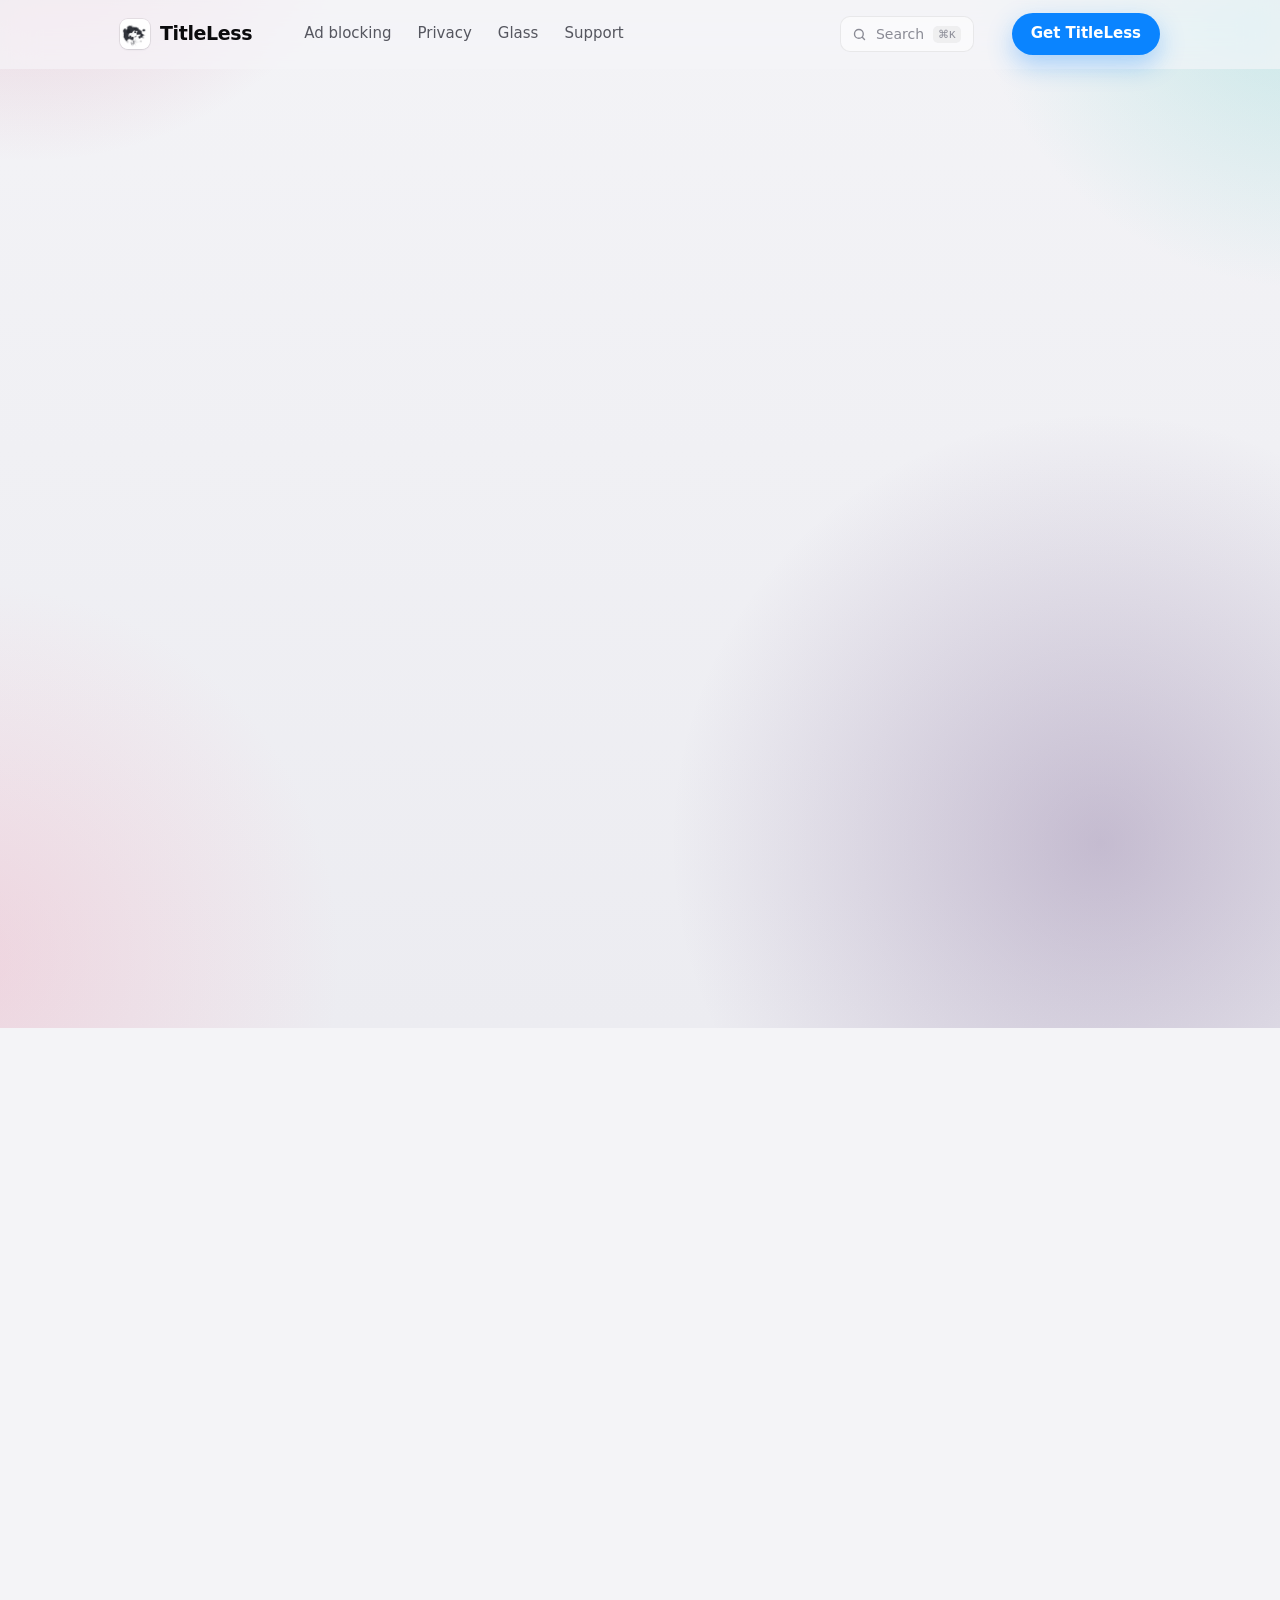
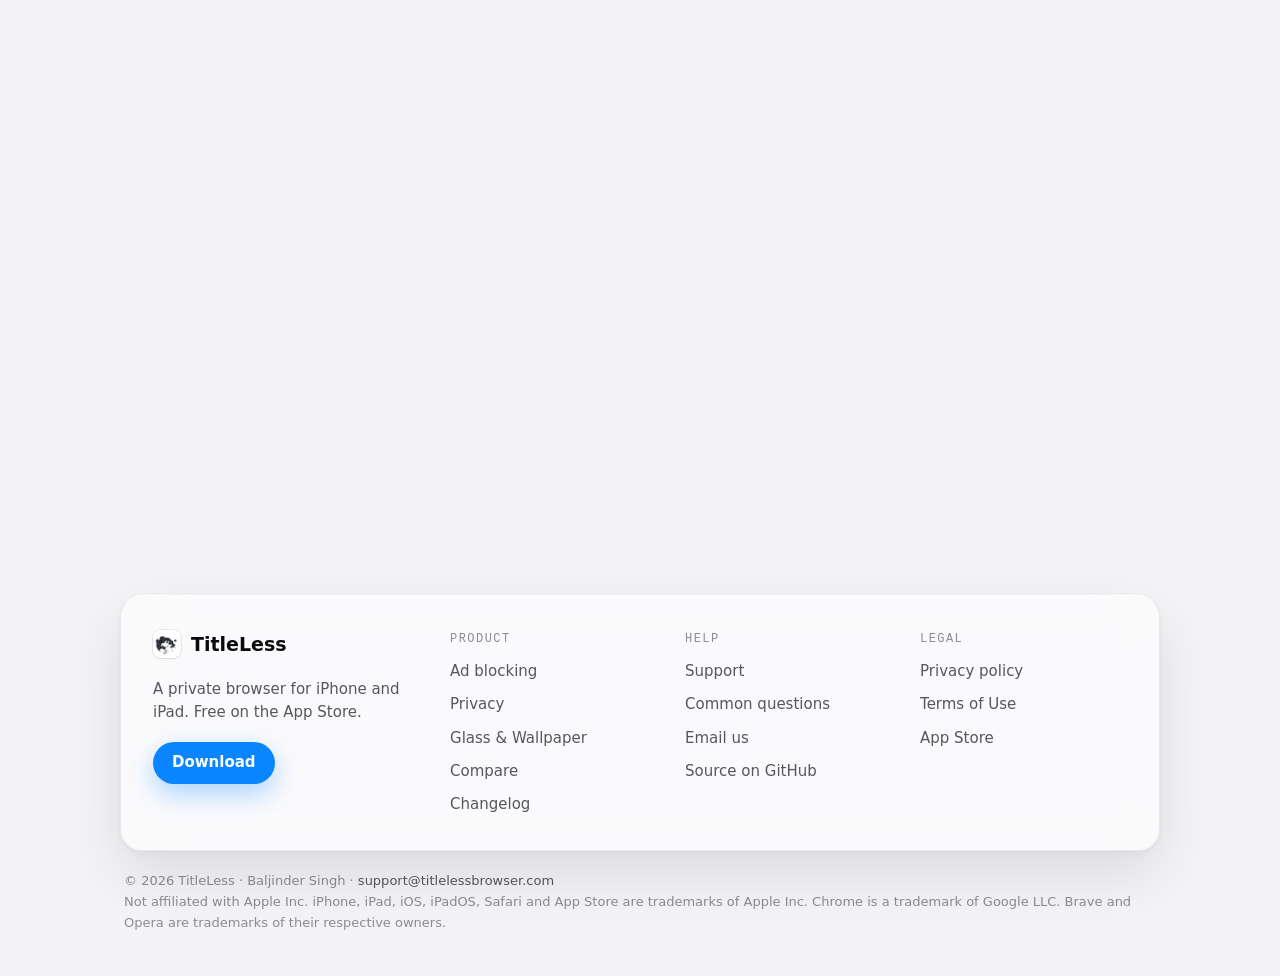
<file: changelog.html>
<!doctype html>
<html lang="en">
<head>
<meta charset="utf-8">
<title>Changelog — TitleLess</title>
<!-- The site's old flat address. The IONOS host answered it with a 301;
     GitHub Pages has no redirects, so this page sends you on instead. -->
<link rel="canonical" href="https://titlelessbrowser.com/changelog/">
<meta http-equiv="refresh" content="0; url=/changelog/">
<meta name="robots" content="noindex">
</head>
<body>
<p>This page has moved to <a href="/changelog/">titlelessbrowser.com/changelog/</a>.</p>
</body>
</html>
</file>
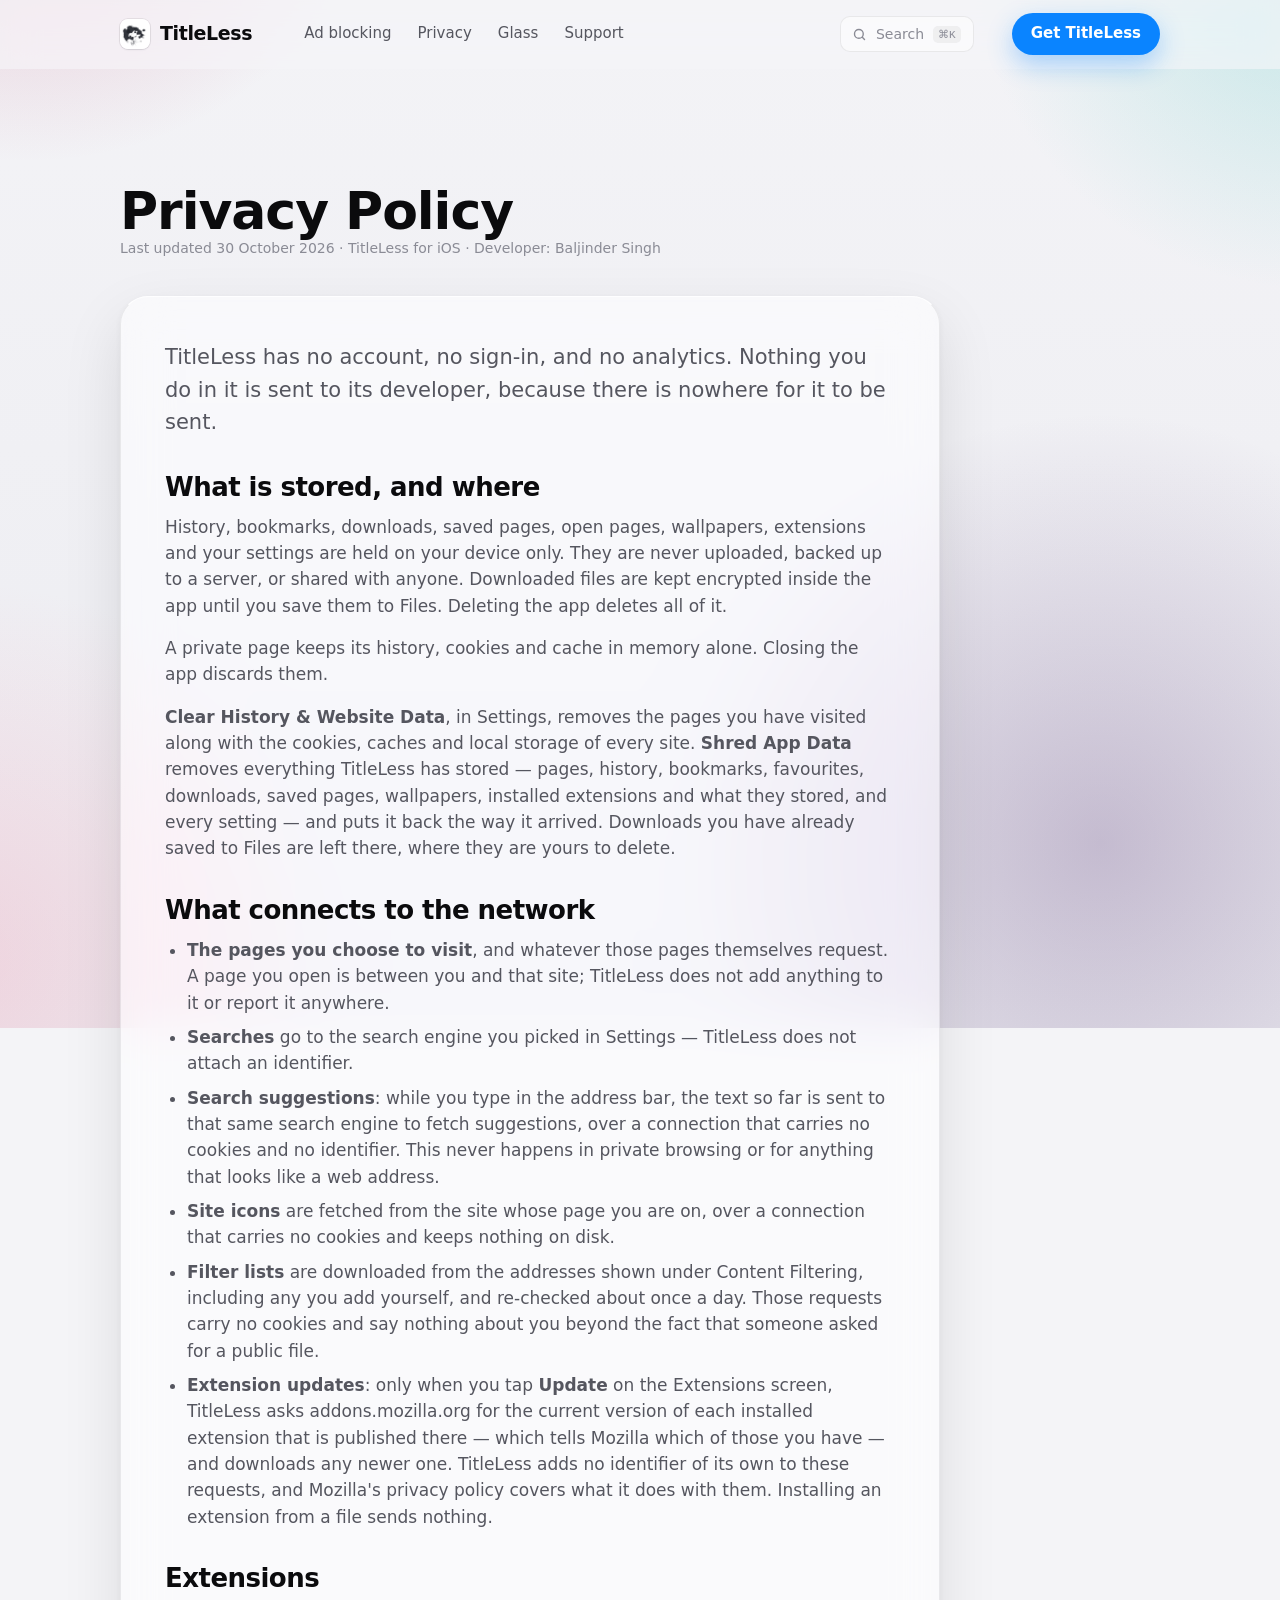
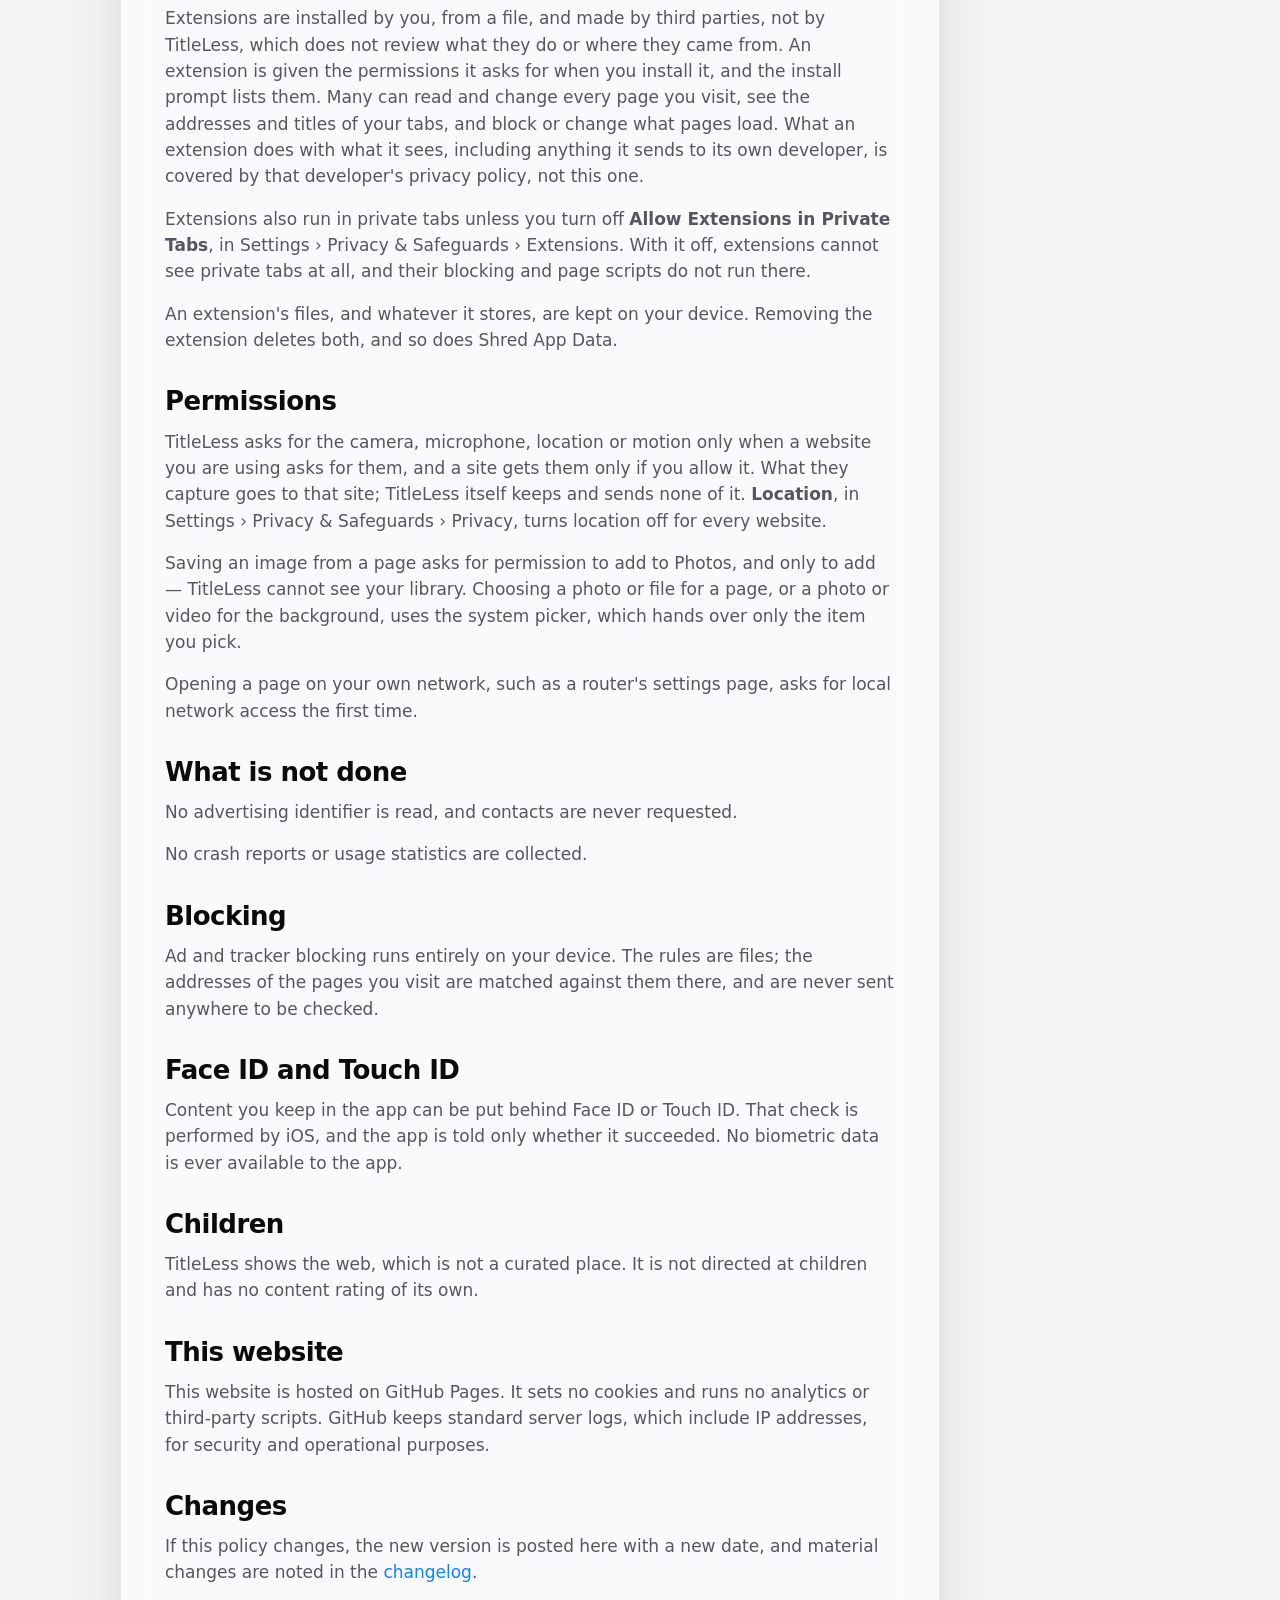
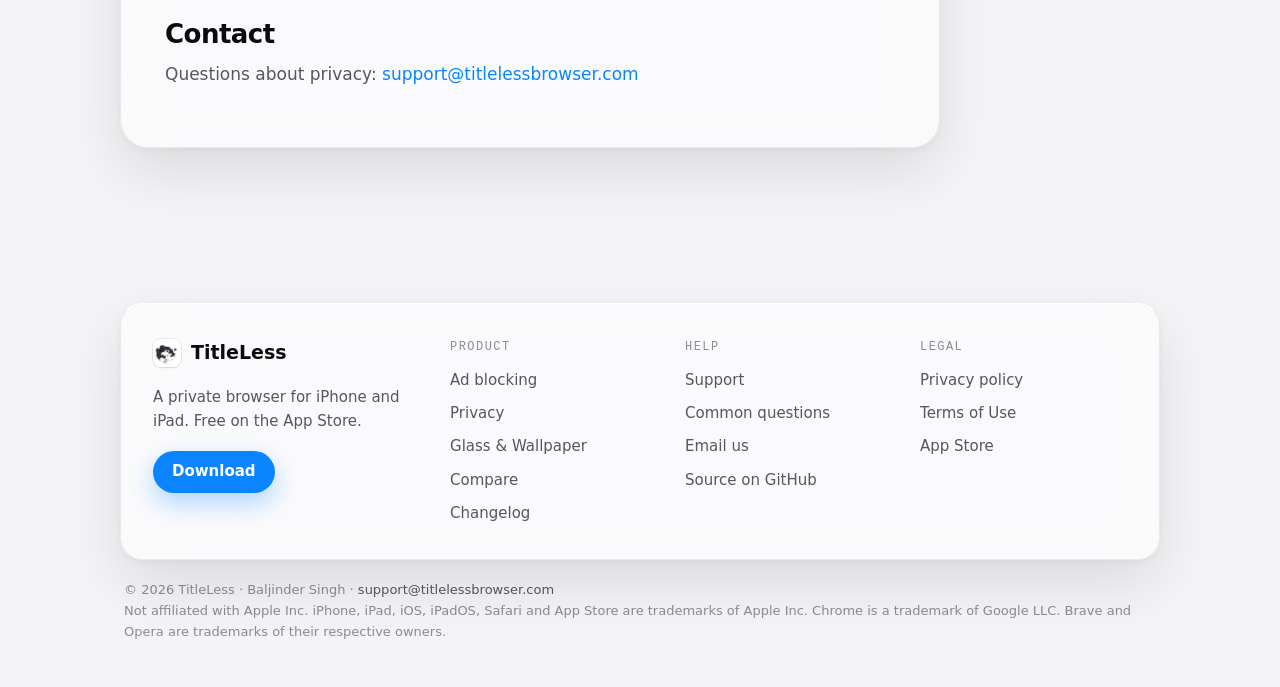
<file: privacy.html>
<!doctype html>
<html lang="en">
<head>
<meta charset="utf-8">
<title>Privacy Policy — TitleLess</title>
<!-- The site's old flat address. The IONOS host answered it with a 301;
     GitHub Pages has no redirects, so this page sends you on instead. -->
<link rel="canonical" href="https://titlelessbrowser.com/privacy/">
<meta http-equiv="refresh" content="0; url=/privacy/">
<meta name="robots" content="noindex">
</head>
<body>
<p>This page has moved to <a href="/privacy/">titlelessbrowser.com/privacy/</a>.</p>
</body>
</html>
</file>
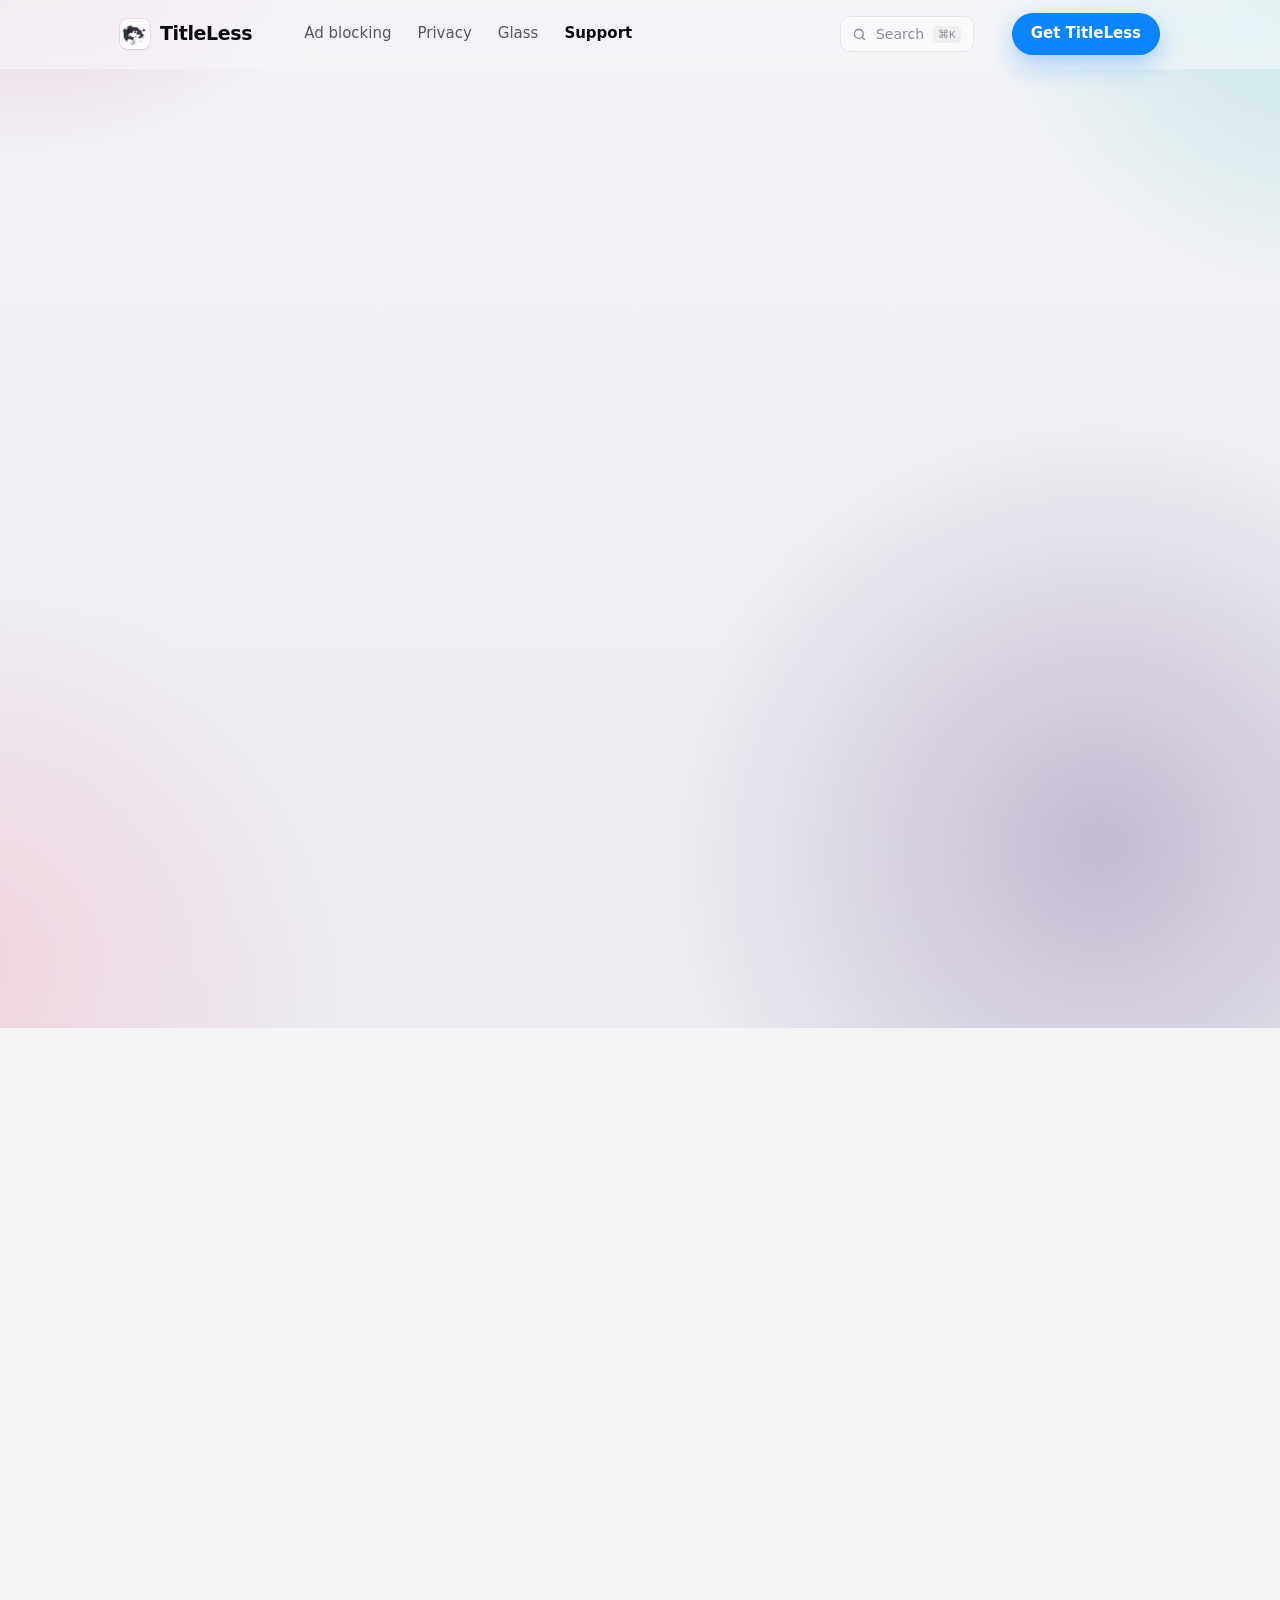
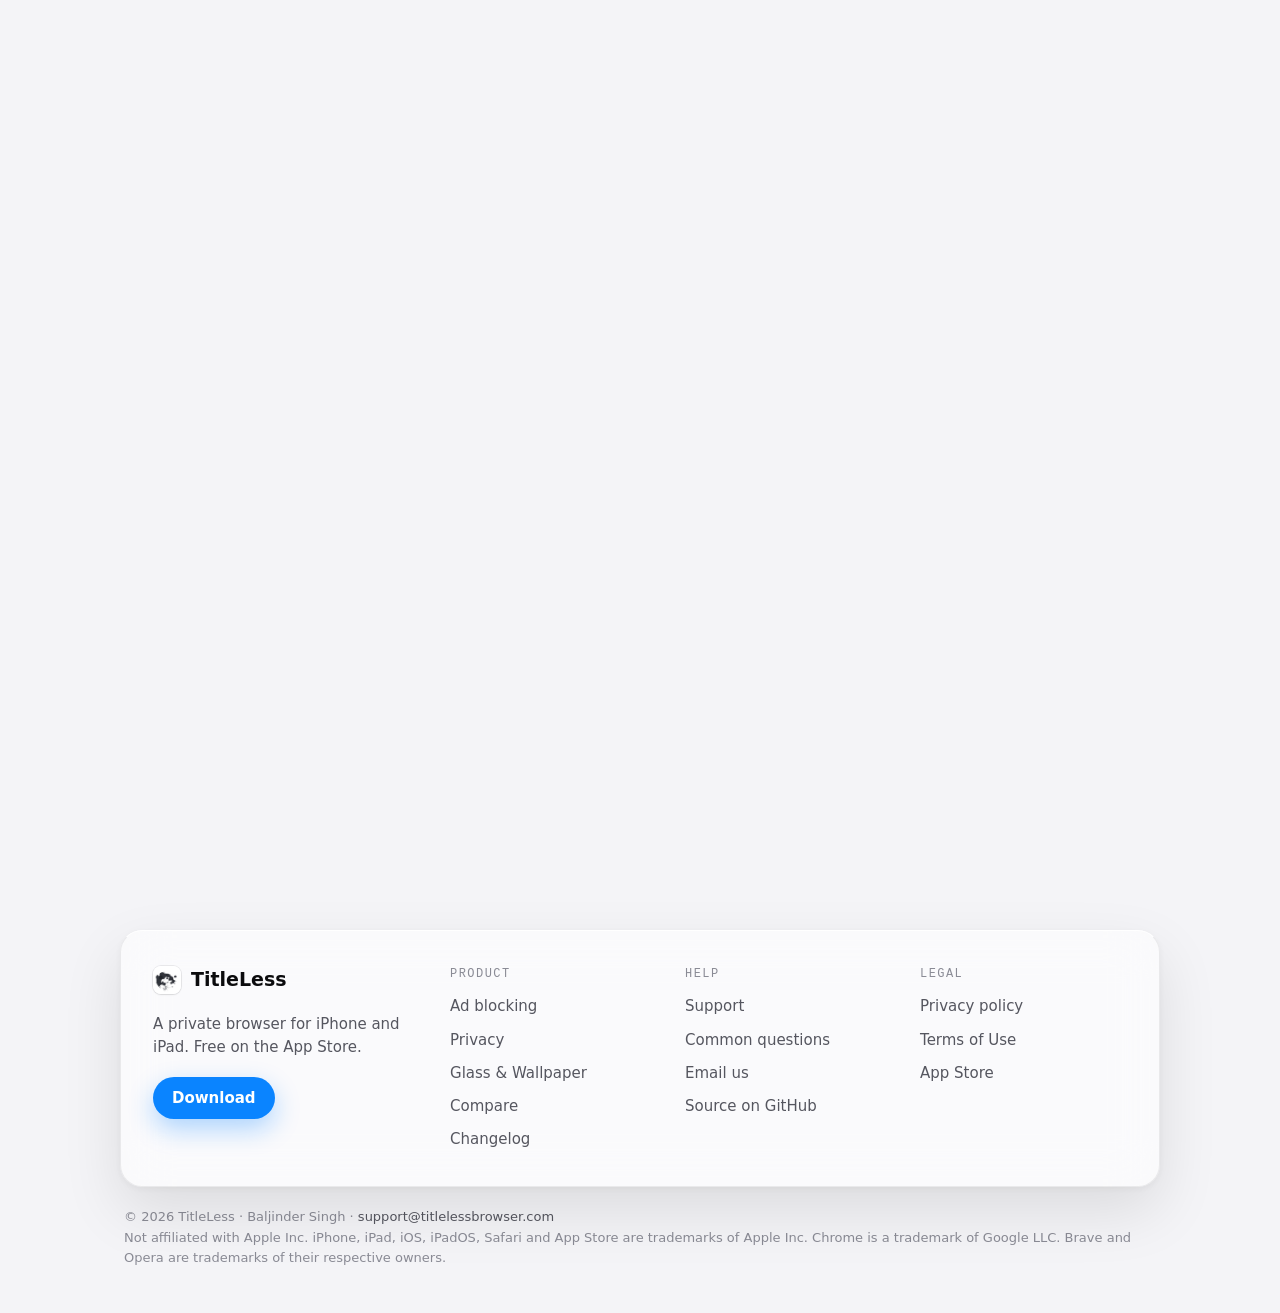
<file: support.html>
<!doctype html>
<html lang="en">
<head>
<meta charset="utf-8">
<title>Support — TitleLess</title>
<!-- The site's old flat address. The IONOS host answered it with a 301;
     GitHub Pages has no redirects, so this page sends you on instead. -->
<link rel="canonical" href="https://titlelessbrowser.com/support/">
<meta http-equiv="refresh" content="0; url=/support/">
<meta name="robots" content="noindex">
</head>
<body>
<p>This page has moved to <a href="/support/">titlelessbrowser.com/support/</a>.</p>
</body>
</html>
</file>
<file: assets/site.css>
/* TitleLess — web design language.
   The app's glass, ported to a white page. Tokens mirror the app's real
   values: radius 28/22/14, capsule = height/2, gradient alpha 0.55, the
   Wallpaper.swift preset ramps, the iOS accent blue and green. */

/* ---------------------------------------------------------------- tokens */
:root {
  color-scheme: light;

  /* Ground. White-based: a near-white paper, never pure #FFF, so white glass
     still reads as a separate object on top of it. */
  --ground:        #F4F4F7;
  --ground-2:      #ECECF1;

  /* Ink */
  --ink:           #0B0B0D;   /* Wallpaper "Ink" stop 1 — body + headings */
  --ink-2:         #55565F;   /* secondary label */
  --ink-3:         #8A8B95;   /* tertiary label */

  /* Accents, straight off the app */
  --accent:        #0A84FF;   /* iOS system blue — links, values */
  --accent-press:  #0069D9;
  --on:            #30D158;   /* iOS system green — a toggle that is on */

  /* App gradient presets, used as pale blooms behind the glass */
  --dusk-1: #1B2A4A; --dusk-2: #5B3A78; --dusk-3: #C2557A;
  --tide-1: #08243B; --tide-2: #1B6E8C; --tide-3: #7FD4D0;
  --bloom-3: #F2A0B6;

  /* Glass */
  --glass:         rgba(255, 255, 255, 0.55);
  --glass-strong:  rgba(255, 255, 255, 0.72);
  --glass-well:    rgba(255, 255, 255, 0.40);  /* a group inside a card */
  --glass-blur:    saturate(180%) blur(24px);
  --rim:           rgba(255, 255, 255, 0.85);  /* lit top edge */
  --hairline:      rgba(11, 11, 13, 0.07);
  --shadow:        0 24px 60px rgba(11, 11, 13, 0.10),
                   0 2px 8px rgba(11, 11, 13, 0.05);
  --shadow-lift:   0 34px 80px rgba(11, 11, 13, 0.16),
                   0 3px 10px rgba(11, 11, 13, 0.07);

  /* Geometry — the app's own radii */
  --r-card:   28px;
  --r-panel:  22px;
  --r-row:    14px;
  --r-capsule: 999px;

  /* Rhythm */
  --gutter: 20px;
  --max:    1080px;
  --section: clamp(64px, 9vw, 128px);

  /* Type */
  --font-round: ui-rounded, "SF Pro Rounded", "SF Pro Display", -apple-system,
                BlinkMacSystemFont, "Segoe UI", system-ui, sans-serif;
  --font-text:  -apple-system, BlinkMacSystemFont, "SF Pro Text", "Segoe UI",
                system-ui, Roboto, Helvetica, Arial, sans-serif;
  --font-mono:  ui-monospace, SFMono-Regular, Menlo, monospace;
}

/* White-based by decision: the site does not follow the system's dark mode.
   The app is where light and dark live; the site is one white room. */

/* --------------------------------------------------------------- reset-ish */
* { box-sizing: border-box; }

body {
  margin: 0;
  background: var(--ground);
  color: var(--ink);
  font-family: var(--font-text);
  font-size: 17px;
  line-height: 1.55;
  -webkit-font-smoothing: antialiased;
  overflow-x: hidden;
}

/* The wallpaper: soft blooms of the app's gradients under everything, so the
   glass has something to refract. Fixed, never scrolls, never interactive. */
body::before {
  content: "";
  position: fixed;
  inset: -10vmax;
  z-index: -1;
  pointer-events: none;
  background:
    radial-gradient(44vmax 44vmax at 10% -8%,  color-mix(in oklab, var(--dusk-3) 38%, transparent), transparent 68%),
    radial-gradient(40vmax 40vmax at 94% 6%,   color-mix(in oklab, var(--tide-3) 44%, transparent), transparent 68%),
    radial-gradient(48vmax 48vmax at 80% 84%,  color-mix(in oklab, var(--dusk-2) 28%, transparent), transparent 70%),
    radial-gradient(42vmax 42vmax at 6% 94%,   color-mix(in oklab, var(--bloom-3) 32%, transparent), transparent 70%),
    linear-gradient(180deg, var(--ground), var(--ground-2));
}

img { max-width: 100%; display: block; }

a { color: var(--accent); text-decoration: none; }
a:hover { text-decoration: underline; }

h1, h2, h3, .rounded { font-family: var(--font-round); letter-spacing: -0.02em; }

h1 { font-size: clamp(40px, 6.4vw, 68px); line-height: 1.04; font-weight: 800; margin: 0; }
h2 { font-size: clamp(28px, 3.6vw, 40px); line-height: 1.12; font-weight: 800; margin: 0 0 12px; }
h3 { font-size: 21px; line-height: 1.25; font-weight: 700; margin: 0 0 6px; }

p  { margin: 0 0 16px; color: var(--ink-2); }
p.lead { font-size: clamp(18px, 2.1vw, 21px); color: var(--ink-2); max-width: 56ch; }

.wrap { width: 100%; max-width: var(--max); margin-inline: auto; padding-inline: var(--gutter); }

/* ------------------------------------------------------------------ glass */
/* One surface, three weights. Nothing else in the site draws its own box. */
.glass {
  background: var(--glass);
  -webkit-backdrop-filter: var(--glass-blur);
  backdrop-filter: var(--glass-blur);
  border: 1px solid var(--hairline);
  border-top-color: var(--rim);
  border-radius: var(--r-card);
  box-shadow: var(--shadow);
}
.glass--panel  { border-radius: var(--r-panel); }
.glass--strong { background: var(--glass-strong); }
.glass--well {
  background: var(--glass-well);
  border-radius: var(--r-panel);
  border: 1px solid var(--hairline);
  box-shadow: none;
  -webkit-backdrop-filter: none;
  backdrop-filter: none;
}

@supports not ((backdrop-filter: blur(1px)) or (-webkit-backdrop-filter: blur(1px))) {
  .glass { background: color-mix(in oklab, var(--ground) 82%, white); }
}

/* =============================================================== masthead */
/* A plain bar, not a floating pill: the mark stands on its own at the left,
   the links sit in the middle, and the one action is at the right — which is
   where every browser's site puts it, because that is where people look. */
.masthead {
  position: sticky; top: 0; z-index: 60;
  background: color-mix(in oklab, var(--ground) 72%, transparent);
  -webkit-backdrop-filter: saturate(180%) blur(18px);
          backdrop-filter: saturate(180%) blur(18px);
  border-bottom: 1px solid transparent;
  transition: border-color .2s ease, background .2s ease;
}
/* The rule only appears once the page has moved, so the top of the page is
   one uninterrupted surface. */
.masthead.is-stuck {
  border-bottom-color: var(--hairline);
  background: color-mix(in oklab, var(--ground) 88%, transparent);
}
.masthead__inner {
  display: flex; align-items: center; gap: 28px;
  height: 68px;
}
.brand {
  display: inline-flex; align-items: center; gap: 10px;
  font-family: var(--font-round); font-weight: 800; font-size: 19px;
  letter-spacing: -0.02em; color: var(--ink);
}
.brand:hover { text-decoration: none; }
.brand img {
  width: 30px; height: 30px; border-radius: 8px;
  box-shadow: 0 0 0 1px var(--hairline), 0 1px 2px rgba(11, 13, 20, .08);
}
.masthead nav { display: flex; gap: 2px; margin-left: 12px; }
.masthead nav a {
  color: var(--ink-2); font-size: 15px; font-weight: 500;
  padding: 8px 12px; border-radius: 10px;
}
.masthead nav a:hover { color: var(--ink); background: rgba(11, 13, 20, .04); text-decoration: none; }
.masthead nav a[aria-current="page"] { color: var(--ink); font-weight: 600; }
.masthead__cta { margin-left: auto; }
@media (max-width: 760px) {
  .masthead__inner { height: 60px; gap: 10px; }
  .masthead nav { display: none; }
}

/* =================================================================== hero */
.hero { padding-block: clamp(56px, 8vw, 104px) clamp(40px, 6vw, 72px); }
.hero__claim { max-width: 21ch; }
.hero h1 { font-size: clamp(42px, 6vw, 72px); letter-spacing: -0.035em; }
.hero__sub {
  font-size: clamp(18px, 2vw, 22px); line-height: 1.5;
  color: var(--ink-2); max-width: 54ch; margin: 22px 0 0;
}
.hero__cta { display: flex; flex-wrap: wrap; gap: 12px; margin-top: 32px; }
/* The row of plain facts under the buttons — the closest thing an app with no
   ratings yet has to a trust signal, and all of it verifiable. */
.hero__facts {
  display: flex; flex-wrap: wrap; gap: 8px 22px;
  margin: 26px 0 0; padding: 0; list-style: none;
}
.hero__facts li {
  display: flex; align-items: center; gap: 8px;
  font-size: 14px; color: var(--ink-2);
}
.hero__facts li::before {
  content: ""; width: 5px; height: 5px; border-radius: 50%;
  background: var(--on); flex: none;
}
.hero__grid {
  display: grid; align-items: center;
  grid-template-columns: minmax(0, 1.08fr) minmax(0, .92fr);
  gap: clamp(28px, 5vw, 60px);
}
@media (max-width: 900px) {
  .hero__grid { grid-template-columns: 1fr; }
  .hero__art { order: 2; justify-self: center; }
  .hero__claim { max-width: none; }
}

/* ============================================================ value props */
/* Three claims, stated once, with no picture. What the page is actually
   about, above anything that needs a screenshot to explain. */
.props {
  display: grid; gap: 18px;
  grid-template-columns: repeat(3, minmax(0, 1fr));
}
.prop { padding: 28px 26px; }
.prop .ic {
  width: 40px; height: 40px; border-radius: 12px;
  display: grid; place-items: center; margin-bottom: 16px;
  background: rgba(10, 132, 255, .10); color: var(--accent);
}
.prop h3 { font-size: 20px; }
.prop p { margin: 0; font-size: 15.5px; }
@media (max-width: 880px) { .props { grid-template-columns: 1fr; } }

/* ============================================================ feature row */
/* One idea, one picture, alternating sides. Three of these carry the whole
   product — not a gallery of everything the app can draw. */
.feature {
  display: grid; align-items: center;
  grid-template-columns: minmax(0, 1fr) minmax(0, 1fr);
  gap: clamp(28px, 5vw, 72px);
  padding-block: clamp(48px, 7vw, 88px);
}
.feature + .feature { border-top: 1px solid var(--hairline); }
.feature__text .label { display: block; margin-bottom: 14px; }
.feature__text h2 { font-size: clamp(26px, 3.2vw, 36px); }
.feature__text p { font-size: 17px; max-width: 46ch; }
.feature__list { margin: 20px 0 0; padding: 0; list-style: none; }
.feature__list li {
  display: flex; gap: 12px; align-items: flex-start;
  padding: 11px 0; border-bottom: 1px solid var(--hairline);
  font-size: 15.5px; color: var(--ink-2);
}
.feature__list li:last-child { border-bottom: 0; }
.feature__list b { color: var(--ink); font-weight: 600; }
.feature--flip .feature__art { order: -1; }
@media (max-width: 880px) {
  .feature { grid-template-columns: 1fr; }
  .feature--flip .feature__art { order: 0; }
  .feature__art { justify-self: center; }
}

/* ============================================================== compare */
.compare-wrap { overflow-x: auto; }
.compare {
  width: 100%; border-collapse: collapse;
  font-size: 15.5px; min-width: 520px;
}
.compare th, .compare td { padding: 15px 16px; text-align: left; }
.compare thead th {
  font-family: var(--font-mono); font-size: 12px; letter-spacing: .1em;
  text-transform: uppercase; color: var(--ink-3); font-weight: 500;
  border-bottom: 1px solid var(--hairline);
}
.compare tbody tr { border-bottom: 1px solid var(--hairline); }
.compare tbody tr:last-child { border-bottom: 0; }
.compare td:first-child { color: var(--ink); font-weight: 500; }
.compare td { color: var(--ink-2); }
.compare .yes, .compare .no, .compare .mid { text-align: center; }
.compare .yes { color: var(--on); font-weight: 600; }
.compare .mid { color: var(--ink-2); }
.compare .no  { color: var(--ink-3); }
.compare thead th:not(:first-child) { text-align: center; }
.compare td:first-child, .compare th:first-child { min-width: 240px; }
.compare__own { background: rgba(10, 132, 255, .05); }
.compare thead th:nth-child(2) { color: var(--accent); }

/* ---------------------------------------------------------------- buttons */
.btn {
  display: inline-flex; align-items: center; justify-content: center; gap: 8px;
  height: 52px; padding: 0 26px;
  border-radius: var(--r-capsule);
  font-family: var(--font-round); font-weight: 700; font-size: 17px;
  border: 1px solid transparent; cursor: pointer;
  transition: transform .16s ease, box-shadow .16s ease, background .16s ease;
}
.btn:hover { text-decoration: none; transform: translateY(-1px); }
.btn:active { transform: translateY(0) scale(0.985); }
.btn--primary { background: var(--accent); color: #fff; box-shadow: 0 10px 26px rgba(10, 132, 255, 0.32); }
.btn--primary:hover { background: var(--accent-press); }
.btn--ghost {
  background: var(--glass-strong); color: var(--ink);
  border-color: var(--hairline); border-top-color: var(--rim);
  -webkit-backdrop-filter: var(--glass-blur); backdrop-filter: var(--glass-blur);
}
.btn--sm { height: 42px; padding: 0 18px; font-size: 15px; }

/* ------------------------------------------------------------------ phone */
.phone {
  position: relative;
  width: min(300px, 78%);
  margin-inline: auto;
  /* The screenshot is 1206x2622, and the bezel adds 9px of padding on every
     side — so the *border box* has to be that much wider and taller, or the
     inner area is the wrong shape and object-fit: cover crops the sides off.
     1206+18 x 2622+18. */
  aspect-ratio: 1224 / 2640;
  border-radius: 46px;
  padding: 9px;
  background: linear-gradient(160deg, rgba(255,255,255,.9), rgba(255,255,255,.35));
  border: 1px solid var(--hairline);
  box-shadow: var(--shadow-lift);
}
.phone img { width: 100%; height: 100%; object-fit: cover; border-radius: 38px; }
.phone--tilt { transform: rotate(-2.5deg); }

/* --------------------------------------------------------------- sections */
.section { padding-block: var(--section); }
.section__head { max-width: 62ch; margin-bottom: 36px; }

.cards { display: grid; gap: 18px; grid-template-columns: repeat(3, minmax(0, 1fr)); }
.cards--2 { grid-template-columns: repeat(2, minmax(0, 1fr)); }
.card { padding: 26px; }
.card .ic {
  width: 44px; height: 44px; border-radius: var(--r-row);
  display: grid; place-items: center; margin-bottom: 16px;
  background: var(--glass-well); border: 1px solid var(--hairline);
  color: var(--accent);
}
.card p:last-child { margin-bottom: 0; }
@media (max-width: 880px) { .cards, .cards--2 { grid-template-columns: 1fr; } }

/* A settings-style list, straight from the app: a well, rows, a divider. */
.rows { padding: 8px 18px; }
.row {
  display: flex; align-items: center; gap: 16px;
  padding: 15px 0; border-bottom: 1px solid var(--hairline);
}
.row:last-child { border-bottom: 0; }
.row__title { font-weight: 500; }
.row__value { margin-left: auto; color: var(--accent); font-weight: 500; }
.row__hint { display: block; font-size: 14px; color: var(--ink-3); font-weight: 400; }
.toggle {
  margin-left: auto; width: 51px; height: 31px; border-radius: var(--r-capsule);
  background: rgba(120, 120, 128, 0.32); position: relative; flex: none;
}
.toggle.is-on { background: var(--on); }
.toggle::after {
  content: ""; position: absolute; top: 2px; left: 2px;
  width: 27px; height: 27px; border-radius: 50%; background: #fff;
  box-shadow: 0 2px 6px rgba(0,0,0,.2); transition: transform .2s ease;
}
.toggle.is-on::after { transform: translateX(20px); }

/* Screenshot gallery */
.strip { display: grid; gap: 30px 18px; grid-template-columns: repeat(3, minmax(0, 1fr)); align-items: start; }
.strip .phone { width: 100%; }
.shot { margin: 0; }
.shot figcaption {
  margin-top: 14px; text-align: center;
  font-size: 15px; font-weight: 500; color: var(--ink-2);
}
@media (max-width: 880px) {
  .strip { grid-template-columns: repeat(2, minmax(0, 1fr)); gap: 24px 12px; }
  .shot figcaption { font-size: 14px; }
}
@media (max-width: 520px) { .strip { grid-template-columns: 1fr; } .strip .phone { width: min(280px, 72%); } }

/* Prose pages — privacy, support, changelog */
.prose { padding: clamp(28px, 4vw, 44px); max-width: 820px; }
.prose p, .prose ul { max-width: 68ch; }
.prose h2 { margin-top: 34px; font-size: 26px; }
.prose h2:first-child { margin-top: 0; }
.prose h3 { margin-top: 24px; }
.prose ul { margin: 0 0 16px; padding-left: 22px; color: var(--ink-2); }
.prose li { margin-bottom: 8px; }
.prose code { font-family: var(--font-mono); font-size: 14px; background: var(--glass-well); padding: 2px 6px; border-radius: 6px; }
.meta { font-size: 14px; color: var(--ink-3); }

/* Changelog */
.release { padding: 24px 26px; margin-bottom: 18px; }
.release__head { display: flex; align-items: baseline; gap: 12px; flex-wrap: wrap; margin-bottom: 10px; }
.tag {
  display: inline-flex; align-items: center; height: 26px; padding: 0 12px;
  border-radius: var(--r-capsule); background: var(--glass-well);
  border: 1px solid var(--hairline);
  font-family: var(--font-mono); font-size: 13px; color: var(--ink-2);
}

/* The closing card */
/* The last thing on the page, so it carries the icon, the one action, and the
   three facts somebody hesitating would want — not a repeat of the hero. */
.closer {
  padding: clamp(36px, 5vw, 60px) clamp(24px, 4vw, 48px);
  text-align: center;
}
.closer__icon {
  width: 76px; height: 76px; border-radius: 18px; margin: 0 auto 18px;
  box-shadow: 0 0 0 1px var(--hairline), 0 12px 30px rgba(11, 13, 20, .12);
}
.closer .label { display: block; margin-bottom: 12px; }
.closer .lead { margin-inline: auto; }
.closer__cta {
  display: flex; flex-wrap: wrap; gap: 12px; justify-content: center;
  margin-top: 26px;
}
.closer__points {
  display: flex; flex-wrap: wrap; justify-content: center; gap: 10px 26px;
  list-style: none; margin: 28px 0 0; padding: 0;
  font-size: 15px; color: var(--ink-2);
}
/* A tick before each, drawn rather than an image or an emoji. */
.closer__points li { display: flex; align-items: center; gap: 8px; }
.closer__points li::before {
  content: ""; flex: none;
  width: 16px; height: 16px; border-radius: 50%;
  background: color-mix(in oklab, var(--on) 22%, transparent);
  box-shadow: inset 0 0 0 1px color-mix(in oklab, var(--on) 45%, transparent);
}
@media (max-width: 620px) {
  .closer__points { flex-direction: column; align-items: flex-start; text-align: left; }
}

/* Footer */
/* Three columns on a wide screen, stacked on a phone. The brand block says
   what this is and offers the one action; the two navs are everything else,
   grouped rather than strung along a single line. */
.footer { padding-block: 40px 44px; }
.footer__inner {
  display: grid;
  grid-template-columns: minmax(0, 1.3fr) repeat(3, minmax(0, 1fr));
  gap: 34px 28px;
  padding: 34px 32px;
}
.footer__brand p { font-size: 15px; margin: 12px 0 18px; max-width: 32ch; }
.footer__mark {
  display: inline-flex; align-items: center; gap: 10px;
  font-family: var(--font-round); font-weight: 800; font-size: 19px; color: var(--ink);
}
.footer__mark:hover { text-decoration: none; }
.footer__mark img {
  width: 28px; height: 28px; border-radius: 8px;
  box-shadow: 0 0 0 1px var(--hairline), 0 1px 2px rgba(11, 11, 13, .08);
}

.footer__col { display: flex; flex-direction: column; gap: 10px; }
.footer__col .label { margin-bottom: 2px; }
.footer__col a { color: var(--ink-2); font-size: 15px; width: fit-content; }
.footer__col a:hover { color: var(--ink); text-decoration: none; }

.footer__legal a { color: var(--ink-2); }
.footer__legal {
  margin: 20px 4px 0;
  font-size: 13px; line-height: 1.6; color: var(--ink-3);
}

@media (max-width: 900px) {
  .footer__inner { grid-template-columns: 1fr 1fr; padding: 28px 24px; gap: 28px 20px; }
  .footer__brand { grid-column: 1 / -1; }
}
@media (max-width: 460px) {
  .footer__inner { grid-template-columns: 1fr; }
}

/* Motion */
@media (prefers-reduced-motion: reduce) {
  * { animation: none !important; transition: none !important; }
  .phone--tilt { transform: none; }
}

/* ============================================================== motion */
/* One idea: things arrive by fading up a little as they come into view.
   Only opacity and transform, so the compositor does all of it and the main
   thread stays free for scrolling. */
.reveal {
  opacity: 0;
  transform: translateY(18px);
  transition: opacity .6s cubic-bezier(.22,.61,.36,1),
              transform .6s cubic-bezier(.22,.61,.36,1);
  will-change: opacity, transform;
}
.reveal.is-in { opacity: 1; transform: none; }
/* A row of cards arrives one after another rather than as a block. */
.reveal[data-delay="1"] { transition-delay: .08s; }
.reveal[data-delay="2"] { transition-delay: .16s; }
.reveal[data-delay="3"] { transition-delay: .24s; }
.reveal[data-delay="4"] { transition-delay: .32s; }
.reveal[data-delay="5"] { transition-delay: .40s; }

/* The chips beside the hero phone breathe, so the shot doesn't read as a
   still life. Two different durations, or they move as one object. */
@keyframes float-a { from { transform: translateY(0); } to { transform: translateY(-9px); } }
@keyframes float-b { from { transform: translateY(0); } to { transform: translateY(-6px); } }
.chip--a { animation: float-a 4.5s ease-in-out infinite alternate; }
.chip--b { animation: float-b 6s ease-in-out infinite alternate; }

/* ============================================================ mono label */
/* The second voice on the page: small, tracked out, upper case. Labels and
   eyebrows only — never a sentence you actually read. */
.label {
  font-family: var(--font-mono);
  font-size: 12px;
  font-weight: 500;
  letter-spacing: .12em;
  text-transform: uppercase;
  color: var(--ink-3);
}
.section__head .label { display: block; margin-bottom: 14px; }
.eyebrow { font-family: var(--font-mono); font-size: 12px; letter-spacing: .1em; text-transform: uppercase; }
.card .label { display: block; margin-bottom: 10px; }
.shot figcaption { font-family: var(--font-mono); font-size: 12px; letter-spacing: .08em;
                   text-transform: uppercase; color: var(--ink-3); }

@media (prefers-reduced-motion: reduce) {
  * { animation: none !important; transition: none !important; }
  .phone--tilt { transform: none; }
}

/* ============================================================== motion */
/* One idea: things arrive by fading up a little as they come into view.
   Only opacity and transform, so the compositor does all of it and the main
   thread stays free for scrolling. */
.reveal {
  opacity: 0;
  transform: translateY(18px);
  transition: opacity .6s cubic-bezier(.22,.61,.36,1),
              transform .6s cubic-bezier(.22,.61,.36,1);
  will-change: opacity, transform;
}
.reveal.is-in { opacity: 1; transform: none; }
/* A row of cards arrives one after another rather than as a block. */
.reveal[data-delay="1"] { transition-delay: .08s; }
.reveal[data-delay="2"] { transition-delay: .16s; }
.reveal[data-delay="3"] { transition-delay: .24s; }
.reveal[data-delay="4"] { transition-delay: .32s; }
.reveal[data-delay="5"] { transition-delay: .40s; }

/* The chips beside the hero phone breathe, so the shot doesn't read as a
   still life. Two different durations, or they move as one object. */
@keyframes float-a { from { transform: translateY(0); } to { transform: translateY(-9px); } }
@keyframes float-b { from { transform: translateY(0); } to { transform: translateY(-6px); } }
.chip--a { animation: float-a 4.5s ease-in-out infinite alternate; }
.chip--b { animation: float-b 6s ease-in-out infinite alternate; }

/* ============================================================ mono label */
/* The second voice on the page: small, tracked out, upper case. Labels and
   eyebrows only — never a sentence you actually read. */
.label {
  font-family: var(--font-mono);
  font-size: 12px;
  font-weight: 500;
  letter-spacing: .12em;
  text-transform: uppercase;
  color: var(--ink-3);
}
.section__head .label { display: block; margin-bottom: 14px; }
.eyebrow { font-family: var(--font-mono); font-size: 12px; letter-spacing: .1em; text-transform: uppercase; }
.card .label { display: block; margin-bottom: 10px; }
.shot figcaption { font-family: var(--font-mono); font-size: 12px; letter-spacing: .08em;
                   text-transform: uppercase; color: var(--ink-3); }

/* ============================================================== carousel */
.carousel { position: relative; }
.carousel__track {
  --card: clamp(210px, 24vw, 264px);
  display: flex;
  gap: 20px;
  overflow-x: auto;
  scroll-snap-type: x mandatory;
  scroll-behavior: smooth;
  padding: 4px 4px 8px;
  margin-inline: -4px;
  /* The browser's own momentum, and no scrollbar drawn over the cards. */
  -webkit-overflow-scrolling: touch;
  scrollbar-width: none;
  /* No hard edge where the strip ends: the cards dissolve into the page on
     both sides, so the row reads as part of the page rather than as a window
     cut into it. The mask is on the scroller itself, so the arrows and dots —
     its siblings — stay solid. */
  /* Fixed pixels, not a percentage: a percentage feather grows with the
     viewport and starts eating the card. 28px is enough to kill the cut edge
     and little enough that a card at rest is untouched. */
  -webkit-mask-image: linear-gradient(90deg, transparent 0, #000 28px,
                                      #000 calc(100% - 28px), transparent 100%);
          mask-image: linear-gradient(90deg, transparent 0, #000 28px,
                                      #000 calc(100% - 28px), transparent 100%);
}
@media (max-width: 720px) {
  .carousel__track {
    /* One card at a time, with the next one showing at the edge so it is
       obvious the strip moves. The side padding is what lets the first and
       last card reach the middle of the screen — without it they stop against
       the edge and never centre. */
    --card: 74vw;
    gap: 14px;
    padding-inline: calc((100% - var(--card)) / 2);
    -webkit-mask-image: linear-gradient(90deg, transparent 0, #000 16px,
                                        #000 calc(100% - 16px), transparent 100%);
            mask-image: linear-gradient(90deg, transparent 0, #000 16px,
                                        #000 calc(100% - 16px), transparent 100%);
  }
}
.carousel__track::-webkit-scrollbar { display: none; }
.carousel__track.is-dragging { scroll-behavior: auto; cursor: grabbing; }
.carousel__track.is-dragging * { pointer-events: none; }

.carousel .shot {
  flex: 0 0 var(--card);
  scroll-snap-align: center;
  margin: 0;
}
.carousel .phone { width: 100%; }

.carousel__arrow {
  position: absolute; top: 44%; z-index: 3;
  width: 46px; height: 46px; border-radius: var(--r-capsule);
  display: grid; place-items: center;
  background: var(--glass-strong);
  -webkit-backdrop-filter: var(--glass-blur); backdrop-filter: var(--glass-blur);
  border: 1px solid var(--hairline); border-top-color: var(--rim);
  box-shadow: var(--shadow);
  color: var(--ink); cursor: pointer;
  transition: transform .16s ease, opacity .2s ease;
}
.carousel__arrow:hover { transform: scale(1.06); }
.carousel__arrow[disabled] { opacity: 0; pointer-events: none; }
.carousel__arrow--prev { left: -10px; }
.carousel__arrow--next { right: -10px; }
@media (max-width: 720px) { .carousel__arrow { display: none; } }

.carousel__dots { display: flex; justify-content: center; gap: 8px; margin-top: 22px; }
.carousel__dot {
  width: 7px; height: 7px; padding: 0; border: 0; border-radius: 50%;
  background: var(--ink-3); opacity: .28; cursor: pointer;
  transition: opacity .2s ease, transform .2s ease;
}
.carousel__dot.is-on { opacity: 1; transform: scale(1.35); background: var(--accent); }

@media (prefers-reduced-motion: reduce) {
  .reveal { opacity: 1; transform: none; transition: none; }
  .chip--a, .chip--b { animation: none; }
  .carousel__track { scroll-behavior: auto; }
}

/* ================================================================= support */
.support__top {
  display: grid; gap: 18px;
  grid-template-columns: repeat(2, minmax(0, 1fr));
  margin-bottom: 8px;
}
.support__top .card h3 { font-size: 19px; word-break: break-word; }
.support__checklist { margin: 14px 0 0; padding-left: 20px; color: var(--ink-2); }
.support__checklist li { margin-bottom: 7px; }
@media (max-width: 780px) { .support__top { grid-template-columns: 1fr; } }

/* The questions: closed until asked for, so the page is a list you scan
   rather than a wall you scroll. <details> does the work — it opens with no
   JavaScript, and it is findable by the browser's own in-page search. */
.faq { display: grid; gap: 34px; }
.faq__group .label { display: block; margin-bottom: 12px; }

.faq__item {
  background: var(--glass);
  -webkit-backdrop-filter: var(--glass-blur); backdrop-filter: var(--glass-blur);
  border: 1px solid var(--hairline);
  border-top-color: var(--rim);
  border-radius: var(--r-panel);
  box-shadow: var(--shadow);
  margin-bottom: 10px;
  overflow: hidden;
}
.faq__item summary {
  display: flex; align-items: center; gap: 14px;
  padding: 18px 22px;
  font-family: var(--font-round); font-weight: 700; font-size: 17px;
  cursor: pointer;
  list-style: none;
}
.faq__item summary::-webkit-details-marker { display: none; }
/* The chevron, drawn from a rotated corner rather than loaded as an icon. */
.faq__item summary::after {
  content: "";
  flex: none; margin-left: auto;
  width: 9px; height: 9px;
  border-right: 2px solid var(--ink-3);
  border-bottom: 2px solid var(--ink-3);
  transform: rotate(45deg) translate(-2px, -2px);
  transition: transform .22s ease;
}
.faq__item[open] summary::after { transform: rotate(-135deg) translate(-3px, -3px); }
.faq__item summary:hover { background: var(--glass-well); }
.faq__answer { padding: 0 22px 20px; }
.faq__answer p { margin: 0; }

/* =============================================================== releases */
.release { padding: 26px 28px; margin-bottom: 20px; }
.release__head { display: flex; align-items: baseline; gap: 12px; flex-wrap: wrap; margin-bottom: 10px; }
.release ul { margin: 0; padding-left: 20px; color: var(--ink-2); }
.release li { margin-bottom: 9px; }
.release b { color: var(--ink); font-weight: 600; }

/* The release that carries the headline feature: room to show it rather than
   list it. */
.release--feature { padding: clamp(28px, 4vw, 44px); }
.release--feature h2 { font-size: clamp(26px, 3.2vw, 36px); margin-top: 6px; }
.release--feature .lead { max-width: 60ch; }

.release__figure {
  display: grid; gap: 20px;
  grid-template-columns: repeat(2, minmax(0, 1fr));
  margin: 26px 0 8px;
}
.release__figure figure { margin: 0; }
/* The close-ups are crops of the real interface, so they get the same glass
   treatment as everything else rather than sitting on the page raw. */
.release__figure img {
  width: 100%; height: auto;
  border-radius: var(--r-panel);
  border: 1px solid var(--hairline);
  box-shadow: var(--shadow);
  background: var(--glass-well);
}
.release__figure figcaption {
  margin-top: 12px; font-size: 14.5px; line-height: 1.5; color: var(--ink-2);
}
.release__figure figcaption b { color: var(--ink); }

.release__points { list-style: none; margin: 24px 0 18px; padding: 0; }
.release__points li {
  padding: 13px 0; border-bottom: 1px solid var(--hairline);
  color: var(--ink-2); font-size: 15.5px;
}
.release__points li:last-child { border-bottom: 0; }

@media (max-width: 760px) { .release__figure { grid-template-columns: 1fr; } }

/* ================================================================= search */
.search-btn {
  display: inline-flex; align-items: center; gap: 9px;
  height: 36px; padding: 0 12px 0 11px; margin-left: auto;
  border-radius: 10px; border: 1px solid var(--hairline);
  background: rgba(255, 255, 255, .5);
  color: var(--ink-3); font-size: 14px; font-family: inherit;
  cursor: pointer;
  transition: color .15s ease, border-color .15s ease, background .15s ease;
}
.search-btn:hover { color: var(--ink-2); border-color: rgba(11, 13, 20, .14); background: #fff; }
.search-btn kbd {
  font-family: var(--font-mono); font-size: 11px;
  padding: 2px 5px; border-radius: 5px;
  background: rgba(11, 13, 20, .05); color: var(--ink-3);
}
.masthead__cta { margin-left: 10px; }
@media (max-width: 760px) {
  .search-btn span, .search-btn kbd { display: none; }
  .search-btn { padding: 0 9px; }
}

.search[hidden] { display: none !important; }
.search {
  position: fixed; inset: 0; z-index: 200;
  background: rgba(11, 13, 20, .28);
  -webkit-backdrop-filter: blur(6px); backdrop-filter: blur(6px);
  padding: clamp(60px, 12vh, 140px) 20px 20px;
  display: flex; justify-content: center; align-items: flex-start;
}
.search__panel {
  width: 100%; max-width: 620px;
  background: color-mix(in oklab, var(--ground) 82%, white);
  border: 1px solid var(--hairline);
  border-radius: var(--r-card);
  box-shadow: 0 40px 90px rgba(11, 13, 20, .28);
  overflow: hidden;
  animation: search-in .18s cubic-bezier(.22,.61,.36,1);
}
@keyframes search-in { from { opacity: 0; transform: translateY(-8px) scale(.985); } }

.search__field { display: flex; align-items: center; gap: 12px; padding: 16px 18px; border-bottom: 1px solid var(--hairline); }
.search__field svg { flex: none; color: var(--ink-3); }
.search__input {
  flex: 1; border: 0; background: none; outline: none;
  font-family: inherit; font-size: 17px; color: var(--ink);
}
.search__input::placeholder { color: var(--ink-3); }
.search__close {
  border: 0; background: rgba(11, 13, 20, .05); color: var(--ink-2);
  font-family: var(--font-mono); font-size: 11px;
  padding: 4px 8px; border-radius: 6px; cursor: pointer;
}

.search__results { max-height: min(56vh, 460px); overflow-y: auto; padding: 8px; }
.search__hit {
  display: grid; grid-template-columns: 1fr auto; gap: 2px 12px;
  padding: 11px 13px; border-radius: 12px; color: var(--ink);
}
.search__hit:hover, .search__hit.is-active { background: rgba(10, 132, 255, .09); text-decoration: none; }
.search__hit-title { font-weight: 600; font-size: 15.5px; }
.search__hit .label { justify-self: end; }
.search__hit-body { grid-column: 1 / -1; font-size: 13.5px; color: var(--ink-2); line-height: 1.45; }
.search__empty { padding: 22px 14px; color: var(--ink-2); font-size: 15px; }
</file>
